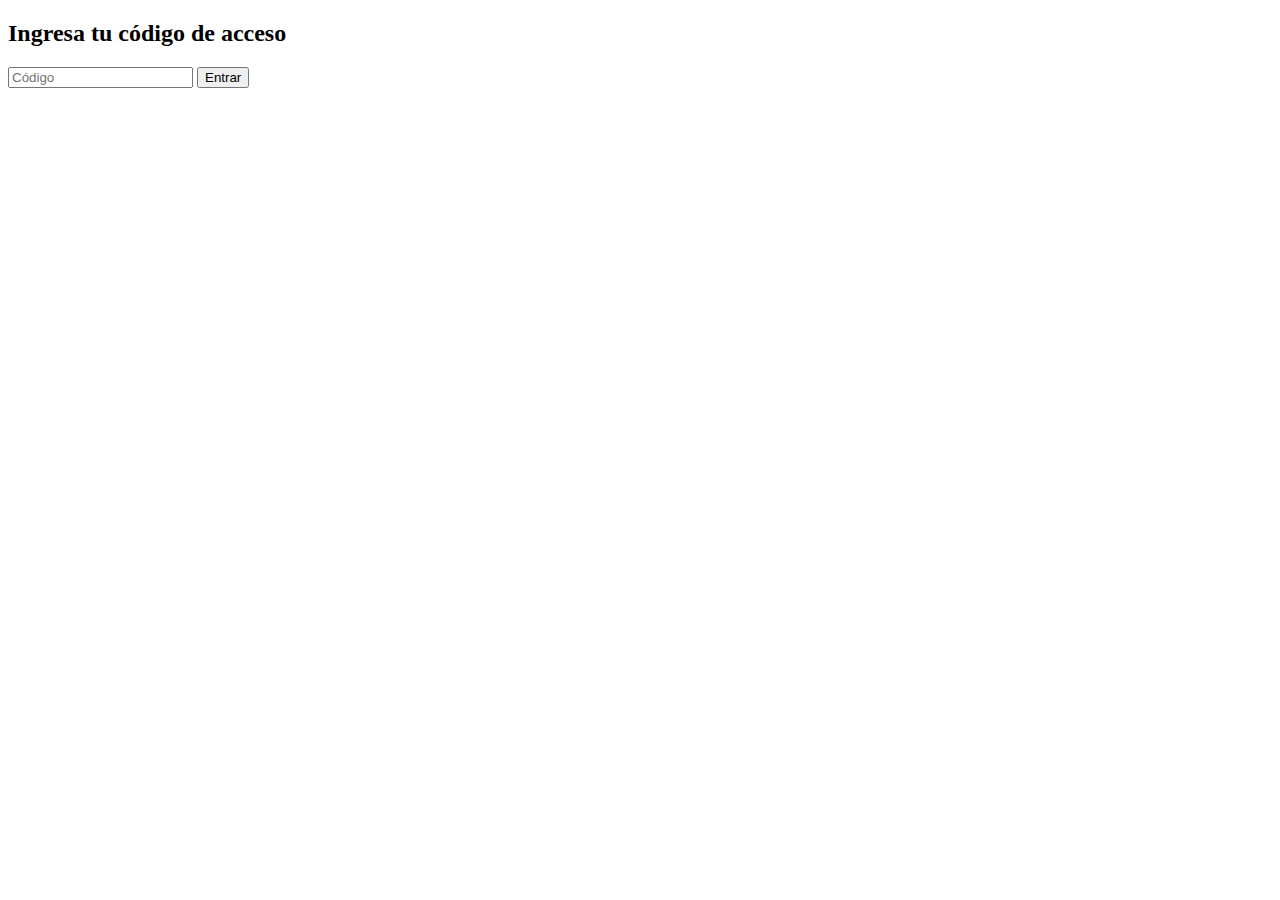
<file: acceso.html>
<!DOCTYPE html>
<html lang="es">
<head>
  <meta charset="UTF-8">
  <title>Acceso</title>
</head>
<body>
  <h2>Ingresa tu código de acceso</h2>
  <input type="password" id="codigo" placeholder="Código">
  <button onclick="verificarCodigo()">Entrar</button>

  <script src="acceso.js"></script>
</body>
</html>
</file>
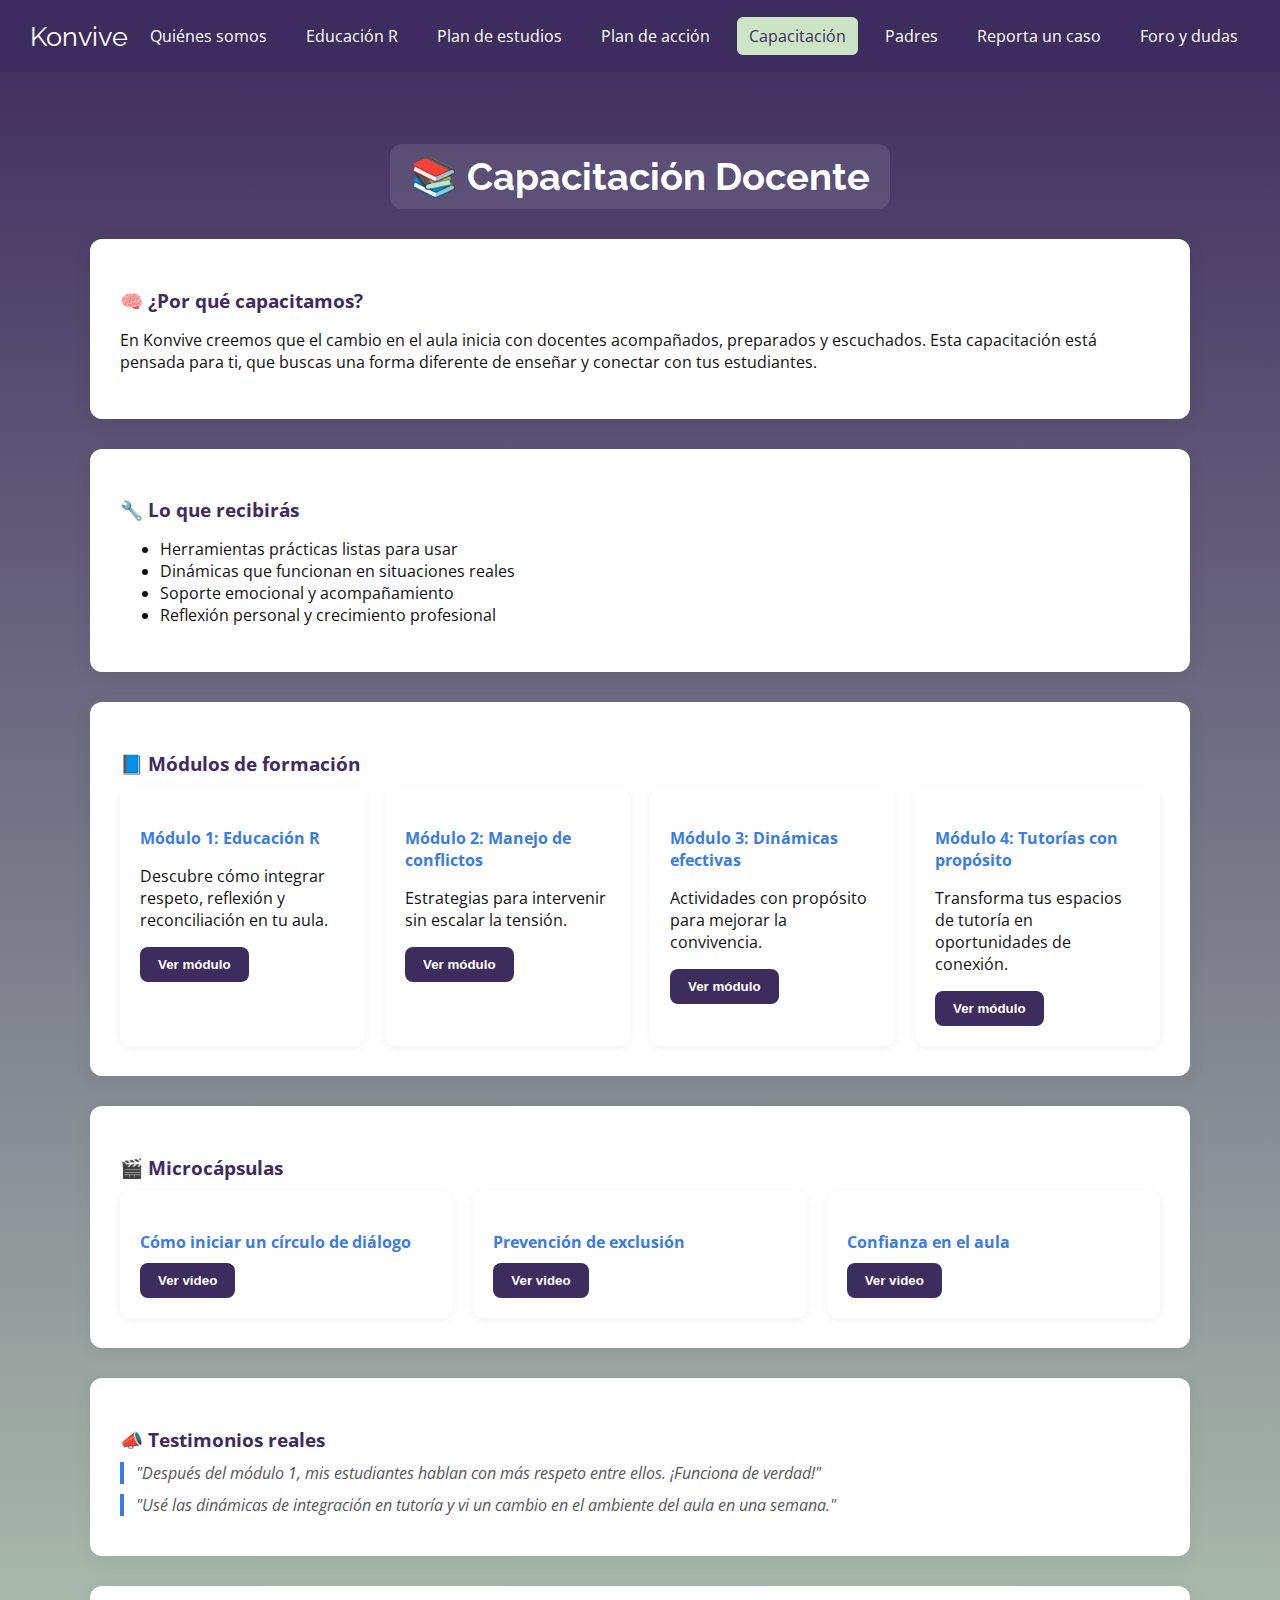
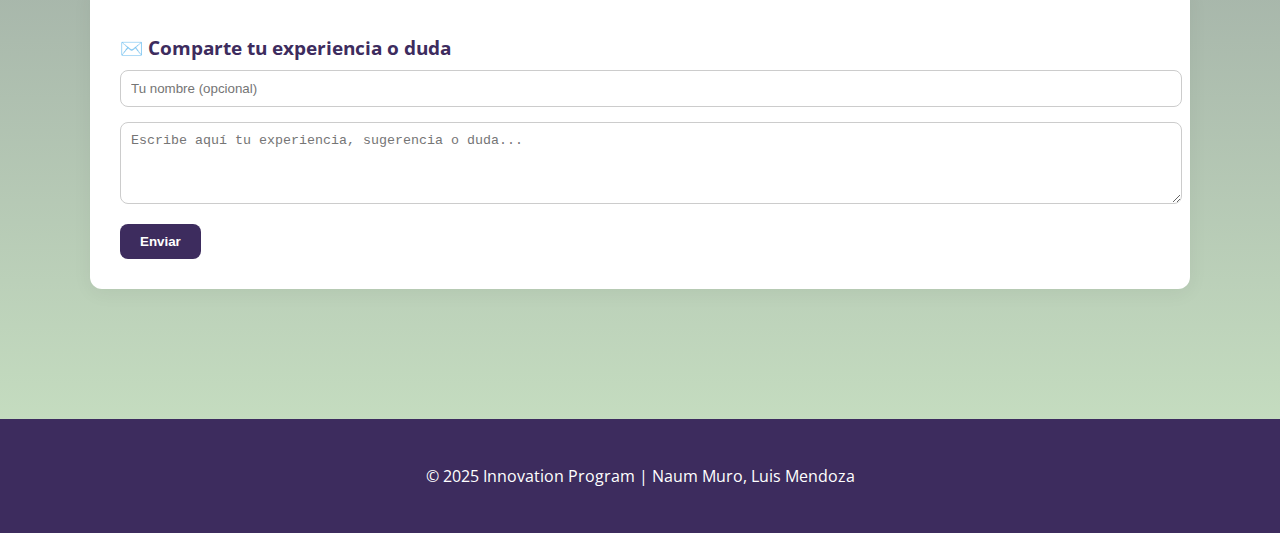
<file: capacitacion.html>
<!DOCTYPE html>
<html lang="es">
<head>
  <meta charset="UTF-8" />
  <meta name="viewport" content="width=device-width, initial-scale=1.0" />
  <title>Capacitación | Konvive</title>
  <link href="https://fonts.googleapis.com/css2?family=Raleway:wght@600&family=Open+Sans&display=swap" rel="stylesheet" />
  <style>
    :root {
      --principal: #3D2C5E;
      --fondo: linear-gradient(to bottom, #3D2C5E, #CCE6C5);
      --blanco: #ffffff;
      --acento: #3a7ce1;
      --texto: #111;
      --hover-verde: #CCE6C5;
    }

    body {
      margin: 0;
      font-family: 'Open Sans', sans-serif;
      background: var(--fondo);
      color: var(--texto);
    }

    header {
      background-color: var(--principal);
      color: white;
      padding: 20px 30px;
      display: flex;
      justify-content: space-between;
      align-items: center;
      flex-wrap: wrap;
    }

    .logo {
      font-size: 1.7rem;
      font-family: 'Raleway', sans-serif;
    }

    nav ul {
      list-style: none;
      display: flex;
      gap: 15px;
      padding: 0;
      margin: 0;
      flex-wrap: wrap;
    }

    nav li a {
      color: white;
      text-decoration: none;
      padding: 8px 12px;
      border-radius: 6px;
      transition: background 0.3s;
    }

    nav li a:hover,
    nav li a.active {
      background-color: var(--hover-verde);
      color: var(--principal);
    }

    main {
      max-width: 1100px;
      margin: auto;
      padding: 40px 20px;
    }

    h2 {
      font-family: 'Raleway', sans-serif;
      font-size: 2.4rem;
      color: var(--blanco);
      text-align: center;
      background: rgba(255, 255, 255, 0.1);
      padding: 10px 20px;
      border-radius: 12px;
      display: inline-block;
      width: fit-content;
      position: relative;
      left: 50%;
      transform: translateX(-50%);
      margin-bottom: 30px;
    }

    .bloque {
      background-color: var(--blanco);
      border-radius: 12px;
      box-shadow: 0 4px 20px rgba(0,0,0,0.05);
      padding: 30px;
      margin-bottom: 30px;
    }

    .bloque h3 {
      color: var(--principal);
      margin-bottom: 10px;
    }

    .modulos, .videos {
      display: grid;
      gap: 20px;
      grid-template-columns: repeat(auto-fit, minmax(240px, 1fr));
    }

    .modulo, .video {
      background-color: #ffffff;
      padding: 20px;
      border-radius: 12px;
      box-shadow: 0 2px 10px rgba(0,0,0,0.06);
      transition: none;
    }

    .modulo h4, .video h4 {
      color: var(--acento);
      margin-bottom: 10px;
    }

    .modulo button, .video button {
      background-color: var(--principal);
      color: white;
      padding: 10px 18px;
      border: none;
      border-radius: 8px;
      font-weight: bold;
      cursor: pointer;
      transition: background 0.3s;
    }

    .modulo button:hover, .video button:hover {
      background-color: var(--hover-verde);
      color: var(--principal);
    }

    blockquote {
      font-style: italic;
      color: #555;
      border-left: 4px solid var(--acento);
      padding-left: 12px;
      margin: 10px 0;
    }

    form textarea, form input {
      width: 100%;
      padding: 10px;
      margin-bottom: 15px;
      border-radius: 8px;
      border: 1px solid #ccc;
    }

    form button {
      background-color: var(--principal);
      color: white;
      padding: 10px 20px;
      border: none;
      border-radius: 8px;
      font-weight: bold;
      cursor: pointer;
    }

    footer {
      background-color: var(--principal);
      color: white;
      padding: 30px 20px;
      margin-top: 60px;
      text-align: center;
    }
  </style>
</head>
<body>
  <header>
    <div class="logo">Konvive</div>
    <nav>
      <ul>
        <li><a href="quienes-somos.html">Quiénes somos</a></li>
        <li><a href="educacion-r.html">Educación R</a></li>
        <li><a href="plan-estudios.html">Plan de estudios</a></li>
        <li><a href="plan-accion.html">Plan de acción</a></li>
        <li><a href="capacitacion.html" class="active">Capacitación</a></li>
        <li><a href="padres.html">Padres</a></li>
        <li><a href="reporta-caso.html">Reporta un caso</a></li>
        <li><a href="foro.html">Foro y dudas</a></li>
      </ul>
    </nav>
  </header>

  <main>
    <h2>📚 Capacitación Docente</h2>

    <div class="bloque">
      <h3>🧠 ¿Por qué capacitamos?</h3>
      <p>En Konvive creemos que el cambio en el aula inicia con docentes acompañados, preparados y escuchados. Esta capacitación está pensada para ti, que buscas una forma diferente de enseñar y conectar con tus estudiantes.</p>
    </div>

    <div class="bloque">
      <h3>🔧 Lo que recibirás</h3>
      <ul>
        <li>Herramientas prácticas listas para usar</li>
        <li>Dinámicas que funcionan en situaciones reales</li>
        <li>Soporte emocional y acompañamiento</li>
        <li>Reflexión personal y crecimiento profesional</li>
      </ul>
    </div>

    <div class="bloque">
      <h3>📘 Módulos de formación</h3>
      <div class="modulos">
        <div class="modulo">
          <h4>Módulo 1: Educación R</h4>
          <p>Descubre cómo integrar respeto, reflexión y reconciliación en tu aula.</p>
          <button>Ver módulo</button>
        </div>
        <div class="modulo">
          <h4>Módulo 2: Manejo de conflictos</h4>
          <p>Estrategias para intervenir sin escalar la tensión.</p>
          <button>Ver módulo</button>
        </div>
        <div class="modulo">
          <h4>Módulo 3: Dinámicas efectivas</h4>
          <p>Actividades con propósito para mejorar la convivencia.</p>
          <button>Ver módulo</button>
        </div>
        <div class="modulo">
          <h4>Módulo 4: Tutorías con propósito</h4>
          <p>Transforma tus espacios de tutoría en oportunidades de conexión.</p>
          <button>Ver módulo</button>
        </div>
      </div>
    </div>

    <div class="bloque">
      <h3>🎬 Microcápsulas</h3>
      <div class="videos">
        <div class="video">
          <h4>Cómo iniciar un círculo de diálogo</h4>
          <button>Ver video</button>
        </div>
        <div class="video">
          <h4>Prevención de exclusión</h4>
          <button>Ver video</button>
        </div>
        <div class="video">
          <h4>Confianza en el aula</h4>
          <button>Ver video</button>
        </div>
      </div>
    </div>

    <div class="bloque">
      <h3>📣 Testimonios reales</h3>
      <blockquote>"Después del módulo 1, mis estudiantes hablan con más respeto entre ellos. ¡Funciona de verdad!"</blockquote>
      <blockquote>"Usé las dinámicas de integración en tutoría y vi un cambio en el ambiente del aula en una semana."</blockquote>
    </div>

    <div class="bloque">
      <h3>✉️ Comparte tu experiencia o duda</h3>
      <form>
        <input type="text" placeholder="Tu nombre (opcional)" />
        <textarea rows="4" placeholder="Escribe aquí tu experiencia, sugerencia o duda..."></textarea>
        <button type="submit">Enviar</button>
      </form>
    </div>
  </main>

  <footer>
    <p>© 2025 Innovation Program | Naum Muro, Luis Mendoza</p>
  </footer>
</body>
</html>
</file>
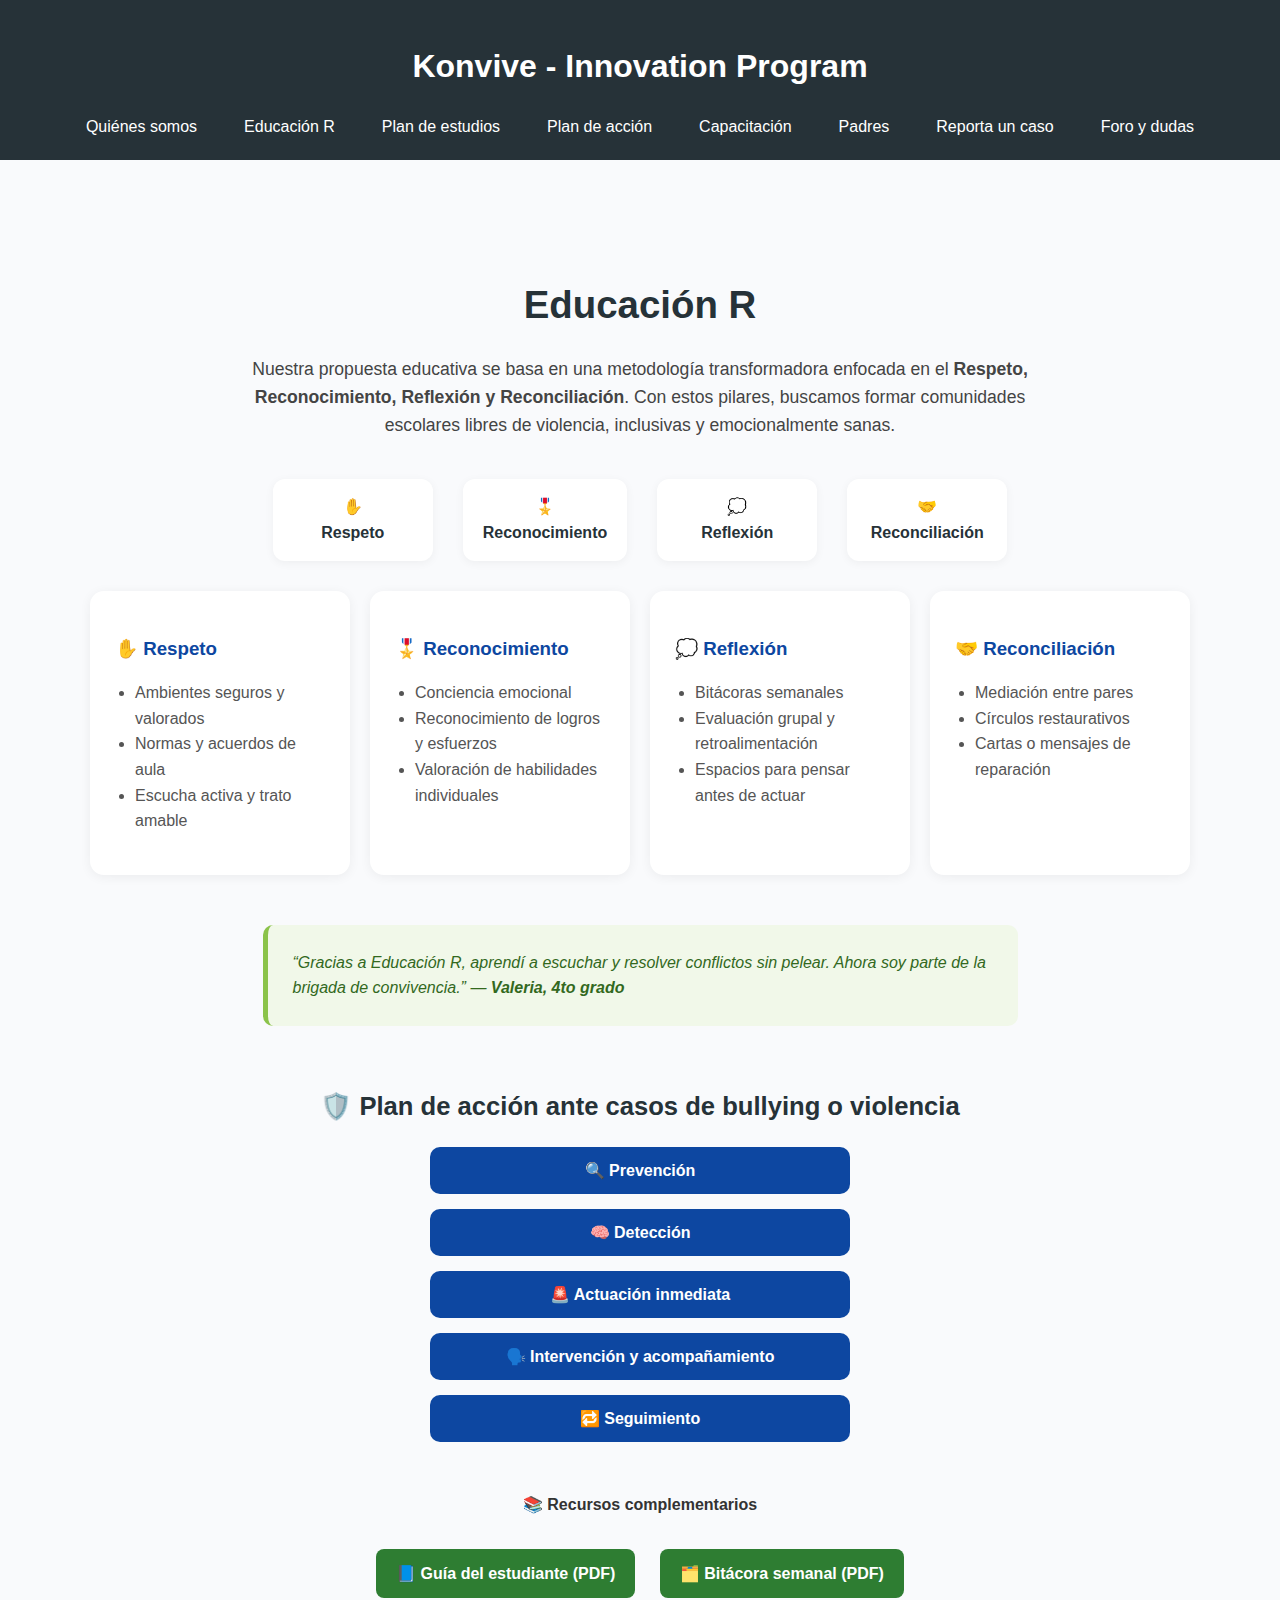
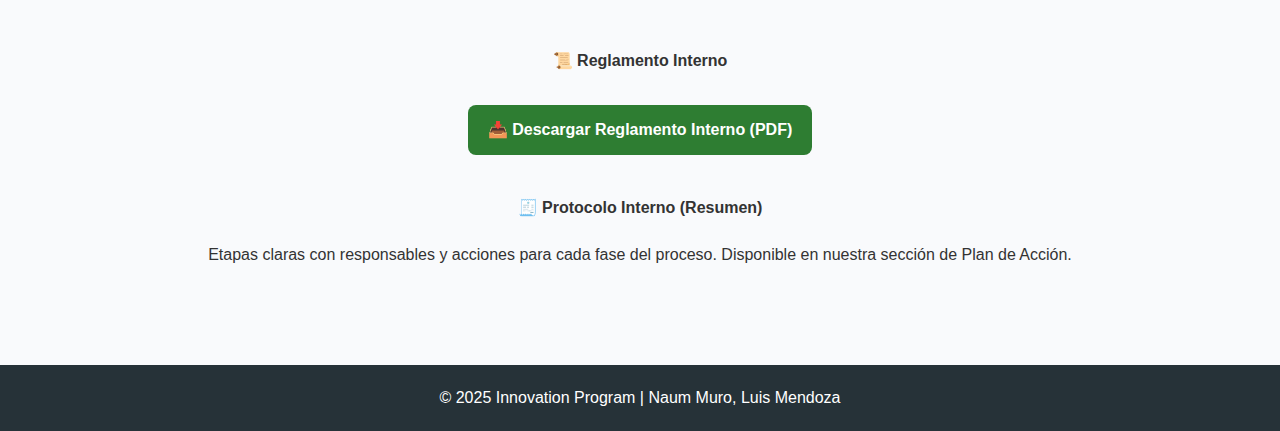
<file: educacion-r.html>
<!DOCTYPE html>
<html lang="es">
<head>
  <meta charset="UTF-8" />
  <meta name="viewport" content="width=device-width, initial-scale=1.0" />
  <title>Educación R | Konvive</title>
  <link rel="stylesheet" href="style.css" />
  <style>
    body {
      font-family: 'Segoe UI', sans-serif;
      margin: 0;
      background-color: #f9fafc;
    }

    header, footer {
      background-color: #263238;
      color: white;
      text-align: center;
      padding: 20px 0;
    }

    nav ul {
      list-style: none;
      display: flex;
      flex-wrap: wrap;
      justify-content: center;
      gap: 15px;
      padding: 0;
      margin: 0;
    }

    nav li a {
      color: white;
      text-decoration: none;
      padding: 10px 16px;
      border-radius: 6px;
      transition: background 0.3s;
    }

    nav li a:hover {
      background-color: #455a64;
    }

    .educacion-r {
      padding: 50px 20px;
      max-width: 1100px;
      margin: auto;
    }

    .educacion-r h2 {
      text-align: center;
      font-size: 2.4rem;
      margin-bottom: 20px;
      color: #263238;
    }

    .pilares-resumen {
      display: flex;
      justify-content: center;
      gap: 30px;
      margin: 30px 0;
      flex-wrap: wrap;
    }

    .pilar {
      text-align: center;
      background: #ffffff;
      padding: 15px 20px;
      border-radius: 12px;
      box-shadow: 0 2px 10px rgba(0,0,0,0.05);
      min-width: 120px;
      font-size: 1rem;
      color: #263238;
    }

    .educacion-r .intro {
      text-align: center;
      max-width: 800px;
      margin: 0 auto 40px;
      font-size: 1.1rem;
      color: #444;
    }

    .grid-ejes {
      display: grid;
      grid-template-columns: repeat(auto-fit, minmax(240px, 1fr));
      gap: 20px;
      margin-bottom: 50px;
    }

    .eje {
      background: white;
      padding: 25px;
      border-radius: 14px;
      box-shadow: 0 2px 12px rgba(0,0,0,0.06);
      transition: transform 0.3s ease;
    }

    .eje:hover {
      transform: translateY(-8px);
    }

    .eje h3 {
      color: #0d47a1;
      margin-bottom: 10px;
    }

    .eje ul {
      padding-left: 20px;
      color: #555;
    }

    .subtitulo {
      text-align: center;
      margin: 60px 0 20px;
      font-size: 1.6rem;
      color: #263238;
    }

    .acciones button {
      display: block;
      width: 100%;
      max-width: 420px;
      margin: 15px auto;
      padding: 14px;
      border: none;
      background: #0d47a1;
      color: white;
      border-radius: 10px;
      font-weight: bold;
      font-size: 1rem;
      cursor: pointer;
      transition: background 0.3s;
    }

    .acciones button:hover {
      background: #1565c0;
    }

    .accion {
      background: #ffffff;
      border-radius: 10px;
      box-shadow: 0 1px 5px rgba(0,0,0,0.05);
      max-width: 700px;
      margin: 0 auto 25px;
      padding: 20px;
      display: none;
      animation: fadeIn 0.4s ease;
      color: #333;
    }

    .extra {
      margin-top: 50px;
      text-align: center;
    }

    .btn-descarga {
      display: inline-block;
      padding: 12px 20px;
      background-color: #2e7d32;
      color: white;
      border-radius: 8px;
      text-decoration: none;
      font-weight: bold;
      margin: 10px;
      transition: background 0.3s;
    }

    .btn-descarga:hover {
      background-color: #1b5e20;
    }

    .testimonio {
      background: #f1f8e9;
      padding: 25px;
      border-left: 5px solid #8bc34a;
      margin: 40px auto;
      max-width: 700px;
      font-style: italic;
      border-radius: 10px;
      color: #33691e;
    }

    @keyframes fadeIn {
      from {opacity: 0;}
      to {opacity: 1;}
    }

    footer p {
      margin: 0;
    }
  </style>
</head>
<body>
  <header>
    <nav>
      <h1>Konvive - Innovation Program</h1>
      <ul>
        <li><a href="quienes-somos.html">Quiénes somos</a></li>
        <li><a href="educacion-r.html">Educación R</a></li>
        <li><a href="plan-estudios.html">Plan de estudios</a></li>
        <li><a href="plan-accion.html">Plan de acción</a></li>
        <li><a href="capacitacion.html">Capacitación</a></li>
        <li><a href="padres.html">Padres</a></li>
        <li><a href="reporta-caso.html">Reporta un caso</a></li>
        <li><a href="foro.html">Foro y dudas</a></li>
      </ul>
    </nav>
  </header>

  <main>
    <section class="educacion-r">
      <h2>Educación R</h2>
      <p class="intro">
        Nuestra propuesta educativa se basa en una metodología transformadora enfocada en el <strong>Respeto, Reconocimiento, Reflexión y Reconciliación</strong>. Con estos pilares, buscamos formar comunidades escolares libres de violencia, inclusivas y emocionalmente sanas.
      </p>

      <div class="pilares-resumen">
        <div class="pilar">✋<br><strong>Respeto</strong></div>
        <div class="pilar">🎖️<br><strong>Reconocimiento</strong></div>
        <div class="pilar">💭<br><strong>Reflexión</strong></div>
        <div class="pilar">🤝<br><strong>Reconciliación</strong></div>
      </div>

      <div class="grid-ejes">
        <div class="eje">
          <h3>✋ Respeto</h3>
          <ul>
            <li>Ambientes seguros y valorados</li>
            <li>Normas y acuerdos de aula</li>
            <li>Escucha activa y trato amable</li>
          </ul>
        </div>
        <div class="eje">
          <h3>🎖️ Reconocimiento</h3>
          <ul>
            <li>Conciencia emocional</li>
            <li>Reconocimiento de logros y esfuerzos</li>
            <li>Valoración de habilidades individuales</li>
          </ul>
        </div>
        <div class="eje">
          <h3>💭 Reflexión</h3>
          <ul>
            <li>Bitácoras semanales</li>
            <li>Evaluación grupal y retroalimentación</li>
            <li>Espacios para pensar antes de actuar</li>
          </ul>
        </div>
        <div class="eje">
          <h3>🤝 Reconciliación</h3>
          <ul>
            <li>Mediación entre pares</li>
            <li>Círculos restaurativos</li>
            <li>Cartas o mensajes de reparación</li>
          </ul>
        </div>
      </div>

      <div class="testimonio">
        “Gracias a Educación R, aprendí a escuchar y resolver conflictos sin pelear. Ahora soy parte de la brigada de convivencia.” — <strong>Valeria, 4to grado</strong>
      </div>

      <h3 class="subtitulo">🛡️ Plan de acción ante casos de bullying o violencia</h3>

      <div class="acciones">
        <button onclick="toggleAccion('prevencion')">🔍 Prevención</button>
        <div id="prevencion" class="accion">
          <ul>
            <li>Campañas de sensibilización</li>
            <li>Talleres sobre bullying y ciberbullying</li>
            <li>Formación de brigadas de convivencia</li>
            <li>Acuerdos de aula firmados</li>
            <li>Integración de Educación R en sesiones</li>
          </ul>
        </div>

        <button onclick="toggleAccion('deteccion')">🧠 Detección</button>
        <div id="deteccion" class="accion">
          <ul>
            <li>Detectar cambios de conducta</li>
            <li>Observar uso del celular o aislamiento</li>
            <li>Alertas por docentes, padres o alumnos</li>
          </ul>
        </div>

        <button onclick="toggleAccion('actuacion')">🚨 Actuación inmediata</button>
        <div id="actuacion" class="accion">
          <ol>
            <li>Escuchar sin juzgar</li>
            <li>Garantizar confidencialidad</li>
            <li>Notificar a tutor o psicólogo</li>
            <li>Separar al agresor si hay riesgo</li>
            <li>Aplicar protocolo del colegio</li>
          </ol>
        </div>

        <button onclick="toggleAccion('intervencion')">🗣️ Intervención y acompañamiento</button>
        <div id="intervencion" class="accion">
          <ul>
            <li>Entrevistas con ambas partes</li>
            <li>Compromisos firmados</li>
            <li>Derivación psicológica</li>
            <li>Actividades restaurativas</li>
          </ul>
        </div>

        <button onclick="toggleAccion('seguimiento')">🔁 Seguimiento</button>
        <div id="seguimiento" class="accion">
          <ul>
            <li>Evaluaciones de clima escolar</li>
            <li>Observación del agresor</li>
            <li>Refuerzo de normas</li>
          </ul>
        </div>
      </div>

      <div class="extra">
        <h4>📚 Recursos complementarios</h4>
        <a href="guia-educacion-r.pdf" class="btn-descarga">📘 Guía del estudiante (PDF)</a>
        <a href="bitacora-modelo.pdf" class="btn-descarga">🗂️ Bitácora semanal (PDF)</a>

        <h4 style="margin-top: 40px">📜 Reglamento Interno</h4>
        <a href="reglamento-interno.pdf" class="btn-descarga">📥 Descargar Reglamento Interno (PDF)</a>

        <h4 style="margin-top: 30px">🧾 Protocolo Interno (Resumen)</h4>
        <p>Etapas claras con responsables y acciones para cada fase del proceso. Disponible en nuestra sección de Plan de Acción.</p>
      </div>
    </section>
  </main>

  <footer>
    <p>© 2025 Innovation Program | Naum Muro, Luis Mendoza</p>
  </footer>

  <script>
    function toggleAccion(id) {
      const elem = document.getElementById(id);
      elem.style.display = (elem.style.display === "block") ? "none" : "block";
    }
  </script>
</body>
</html>
</file>
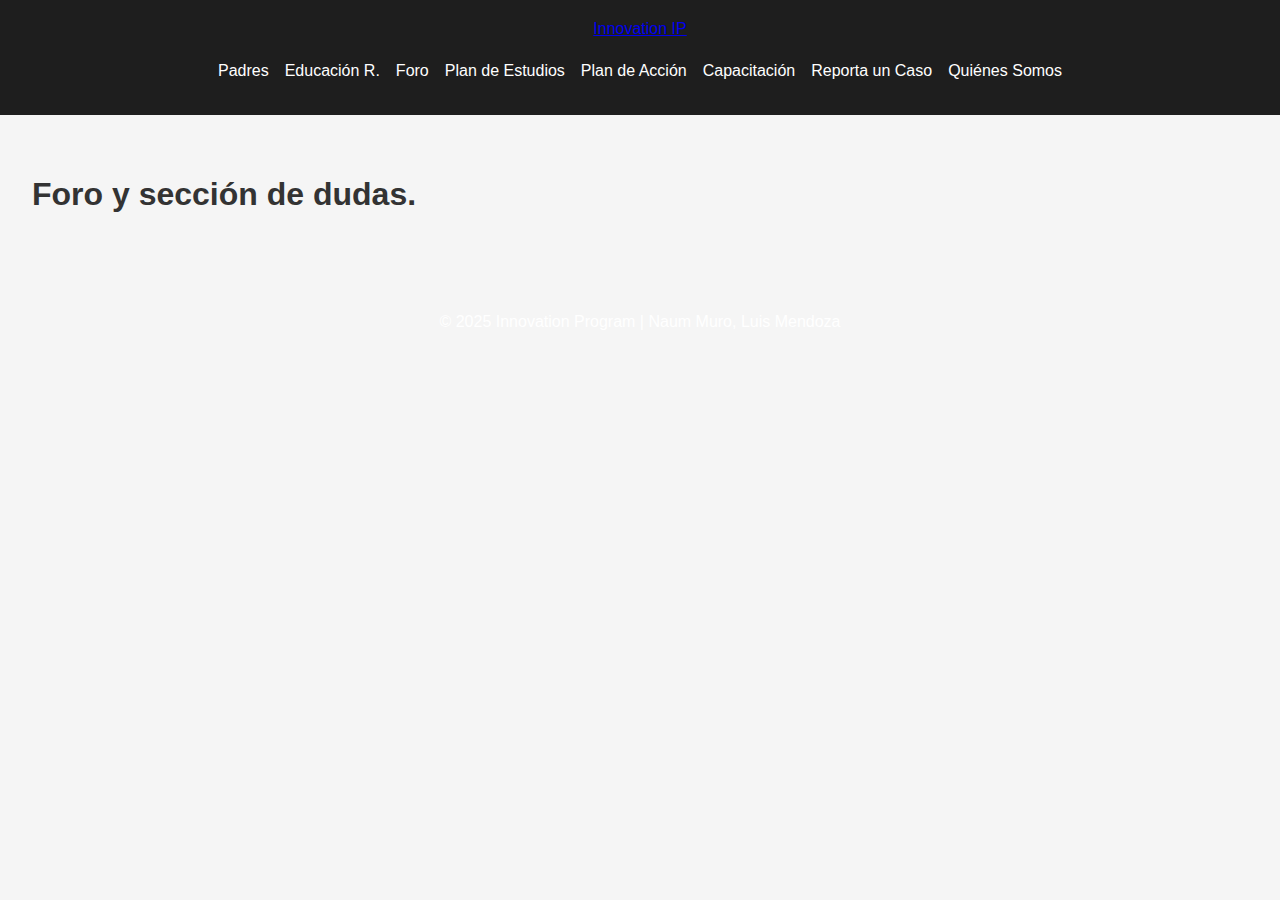
<file: foro.html>
<!DOCTYPE html>
<html lang="es">
<head>
  <meta charset="UTF-8" />
  <meta name="viewport" content="width=device-width, initial-scale=1.0" />
  <title>Foro</title>
  <link rel="stylesheet" href="style.css" />
</head>
<body>
  <header>
    <nav class="navbar">
      <a href="index.html" class="nav-logo">Innovation IP</a>
      <ul class="nav-links">
        <li><a href="padres.html">Padres</a></li>
        <li><a href="educacion.html">Educación R.</a></li>
        <li><a href="foro.html">Foro</a></li>
        <li><a href="plan-estudios.html">Plan de Estudios</a></li>
        <li><a href="plan-accion.html">Plan de Acción</a></li>
        <li><a href="capacitacion.html">Capacitación</a></li>
        <li><a href="reporta.html">Reporta un Caso</a></li>
        <li><a href="quienes-somos.html">Quiénes Somos</a></li>
      </ul>
    </nav>
  </header>
  <main>
    <section class="content">
<h1>Foro y sección de dudas.</h1>
    </section>
  </main>
  <footer style="text-align:center; padding: 20px; background-color: #f5f5f5;">
  <p>© 2025 Innovation Program | Naum Muro, Luis Mendoza</p>
</footer>
</body>
</html>
</file>
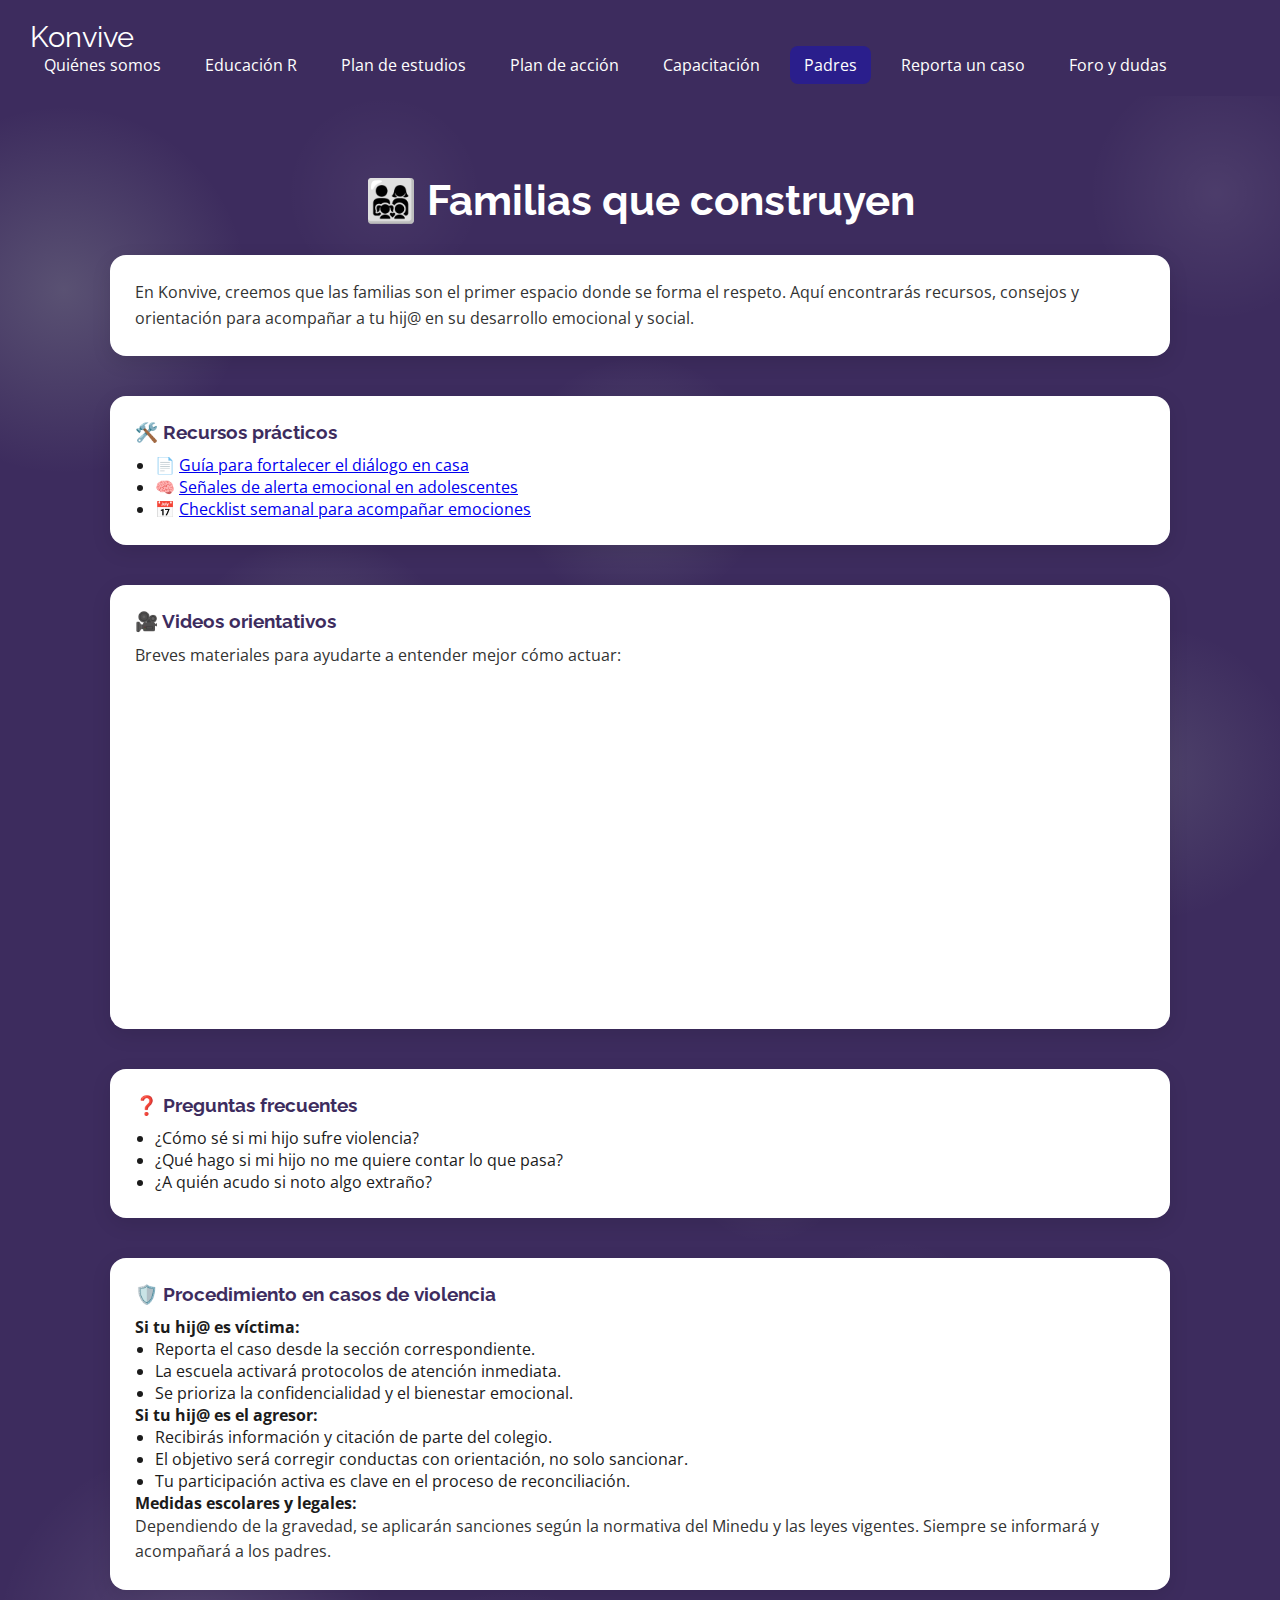
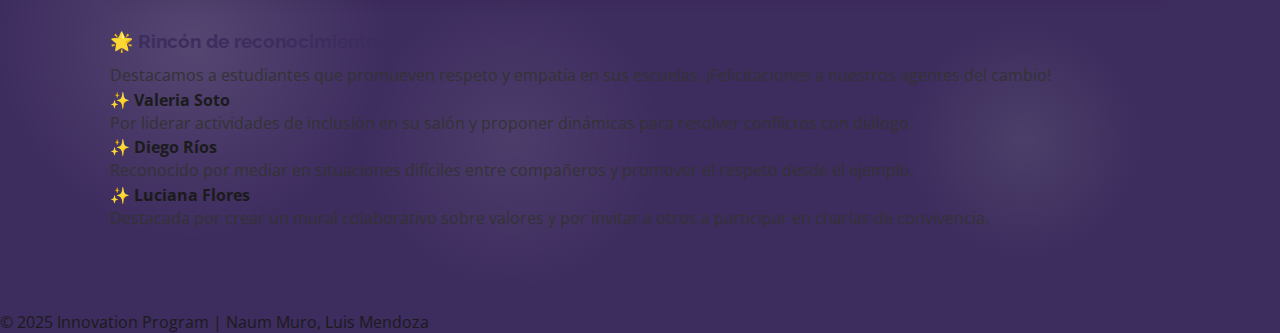
<file: padres.html>
<!DOCTYPE html>
<html lang="es">
<head>
  <meta charset="UTF-8" />
  <meta name="viewport" content="width=device-width, initial-scale=1.0" />
  <title>Padres | Konvive</title>

  <link href="https://fonts.googleapis.com/css2?family=Raleway:wght@600&family=Open+Sans&display=swap" rel="stylesheet" />
  <style>
    @font-face {
      font-family: 'CrogDemo';
      src: url('fonts/crog-demo.otf') format('opentype');
    }

    :root {
      --principal: #3D2C5E;
      --acento: #CCE6C5;
      --claro: #ffffff;
      --texto: #1b1b1b;
    }

    * {
      margin: 0;
      padding: 0;
      box-sizing: border-box;
    }

    body {
      font-family: 'Open Sans', sans-serif;
      background-color: #3D2C5E;
      background-image:
        radial-gradient(circle at 5% 15%, rgba(204, 230, 197, 0.2), transparent 9%),
        radial-gradient(circle at 15% 85%, rgba(255, 255, 255, 0.12), transparent 10%),
        radial-gradient(circle at 25% 35%, rgba(204, 230, 197, 0.18), transparent 9%),
        radial-gradient(circle at 40% 90%, rgba(255, 255, 255, 0.08), transparent 8%),
        radial-gradient(circle at 50% 25%, rgba(204, 230, 197, 0.15), transparent 8%),
        radial-gradient(circle at 70% 70%, rgba(255, 255, 255, 0.07), transparent 7%),
        radial-gradient(circle at 90% 40%, rgba(204, 230, 197, 0.12), transparent 9%),
        radial-gradient(circle at 95% 10%, rgba(255, 255, 255, 0.08), transparent 6%),
        radial-gradient(circle at 30% 10%, rgba(255, 255, 255, 0.05), transparent 5%),
        radial-gradient(circle at 80% 90%, rgba(204, 230, 197, 0.1), transparent 6%),
        radial-gradient(circle at 60% 60%, rgba(255, 255, 255, 0.08), transparent 6%);
      background-size: cover;
      background-repeat: no-repeat;
      color: var(--texto);
    }

    header {
      background-color: var(--principal);
      color: white;
      padding: 20px 30px;
      display: flex;
      justify-content: space-between;
      align-items: center;
      flex-wrap: wrap;
    }

    .logo {
      font-size: 1.8rem;
      font-family: 'Raleway', sans-serif;
    }

    nav ul {
      list-style: none;
      display: flex;
      gap: 16px;
      padding: 0;
      margin: 0;
      flex-wrap: wrap;
    }

    nav li a {
      color: white;
      text-decoration: none;
      padding: 8px 14px;
      border-radius: 8px;
      transition: background 0.3s;
    }

    nav li a:hover,
    nav li a.active {
      background-color: #2a1e8c;
    }

    main {
      max-width: 1100px;
      margin: 60px auto;
      padding: 20px;
    }

    h2 {
      color: var(--claro);
      font-size: 2.6rem;
      margin-bottom: 30px;
      text-align: center;
      font-family: 'Raleway', sans-serif;
    }

    h3 {
      font-family: 'Raleway', sans-serif;
      color: var(--principal);
      margin-bottom: 10px;
    }

    p {
      color: #333;
      line-height: 1.6;
    }

    .bloque {
      background-color: var(--claro);
      padding: 25px;
      border-radius: 16px;
      box-shadow: 0 6px 20px rgba(0,0,0,0.1);
      margin-bottom: 40px;
    }

    iframe {
      width: 100%;
      height: 315px;
      border-radius: 10px;
      border: none;
      margin-top: 15px;
    }

    ul {
      padding-left: 20px;
    }
  </style>
</head>
<body>
  <header>
    <div class="logo">Konvive</div>
    <nav>
      <ul>
        <li><a href="quienes-somos.html">Quiénes somos</a></li>
        <li><a href="educacion-r.html">Educación R</a></li>
        <li><a href="plan-estudios.html">Plan de estudios</a></li>
        <li><a href="plan-accion.html">Plan de acción</a></li>
        <li><a href="capacitacion.html">Capacitación</a></li>
        <li><a href="padres.html" class="active">Padres</a></li>
        <li><a href="reporta-caso.html">Reporta un caso</a></li>
        <li><a href="foro.html">Foro y dudas</a></li>
      </ul>
    </nav>
  </header>

  <main>
    <h2>👨‍👩‍👧‍👦 Familias que construyen</h2>

    <div class="bloque">
      <p>En Konvive, creemos que las familias son el primer espacio donde se forma el respeto. Aquí encontrarás recursos, consejos y orientación para acompañar a tu hij@ en su desarrollo emocional y social.</p>
    </div>

    <div class="bloque">
      <h3>🛠️ Recursos prácticos</h3>
      <ul>
        <li>📄 <a href="#">Guía para fortalecer el diálogo en casa</a></li>
        <li>🧠 <a href="#">Señales de alerta emocional en adolescentes</a></li>
        <li>📅 <a href="#">Checklist semanal para acompañar emociones</a></li>
      </ul>
    </div>

    <div class="bloque">
      <h3>🎥 Videos orientativos</h3>
      <p>Breves materiales para ayudarte a entender mejor cómo actuar:</p>
      <iframe src="https://www.youtube.com/embed/jkHIyC3EjLg" allowfullscreen></iframe>
    </div>

    <div class="bloque">
      <h3>❓ Preguntas frecuentes</h3>
      <ul>
        <li>¿Cómo sé si mi hijo sufre violencia?</li>
        <li>¿Qué hago si mi hijo no me quiere contar lo que pasa?</li>
        <li>¿A quién acudo si noto algo extraño?</li>
      </ul>
    </div>
    <div class="bloque procedimiento">
      <h3>🛡️ Procedimiento en casos de violencia</h3>
      <h4>Si tu hij@ es víctima:</h4>
      <ul>
        <li>Reporta el caso desde la sección correspondiente.</li>
        <li>La escuela activará protocolos de atención inmediata.</li>
        <li>Se prioriza la confidencialidad y el bienestar emocional.</li>
      </ul>
      <h4>Si tu hij@ es el agresor:</h4>
      <ul>
        <li>Recibirás información y citación de parte del colegio.</li>
        <li>El objetivo será corregir conductas con orientación, no solo sancionar.</li>
        <li>Tu participación activa es clave en el proceso de reconciliación.</li>
      </ul>
      <h4>Medidas escolares y legales:</h4>
      <p>Dependiendo de la gravedad, se aplicarán sanciones según la normativa del Minedu y las leyes vigentes. Siempre se informará y acompañará a los padres.</p>
    </div>

    <div class="reconocimiento">
      <h3>🌟 Rincón de reconocimiento</h3>
      <p>Destacamos a estudiantes que promueven respeto y empatía en sus escuelas. ¡Felicitaciones a nuestros agentes del cambio!</p>
      <div class="tarjetas">
        <div class="tarjeta">
          <h4>✨ Valeria Soto</h4>
          <p>Por liderar actividades de inclusión en su salón y proponer dinámicas para resolver conflictos con diálogo.</p>
        </div>
        <div class="tarjeta">
          <h4>✨ Diego Ríos</h4>
          <p>Reconocido por mediar en situaciones difíciles entre compañeros y promover el respeto desde el ejemplo.</p>
        </div>
        <div class="tarjeta">
          <h4>✨ Luciana Flores</h4>
          <p>Destacada por crear un mural colaborativo sobre valores y por invitar a otros a participar en charlas de convivencia.</p>
        </div>
      </div>
    </div>

  </main>

  <footer>
    © 2025 Innovation Program | Naum Muro, Luis Mendoza
  </footer>
</body>
</html>
</file>
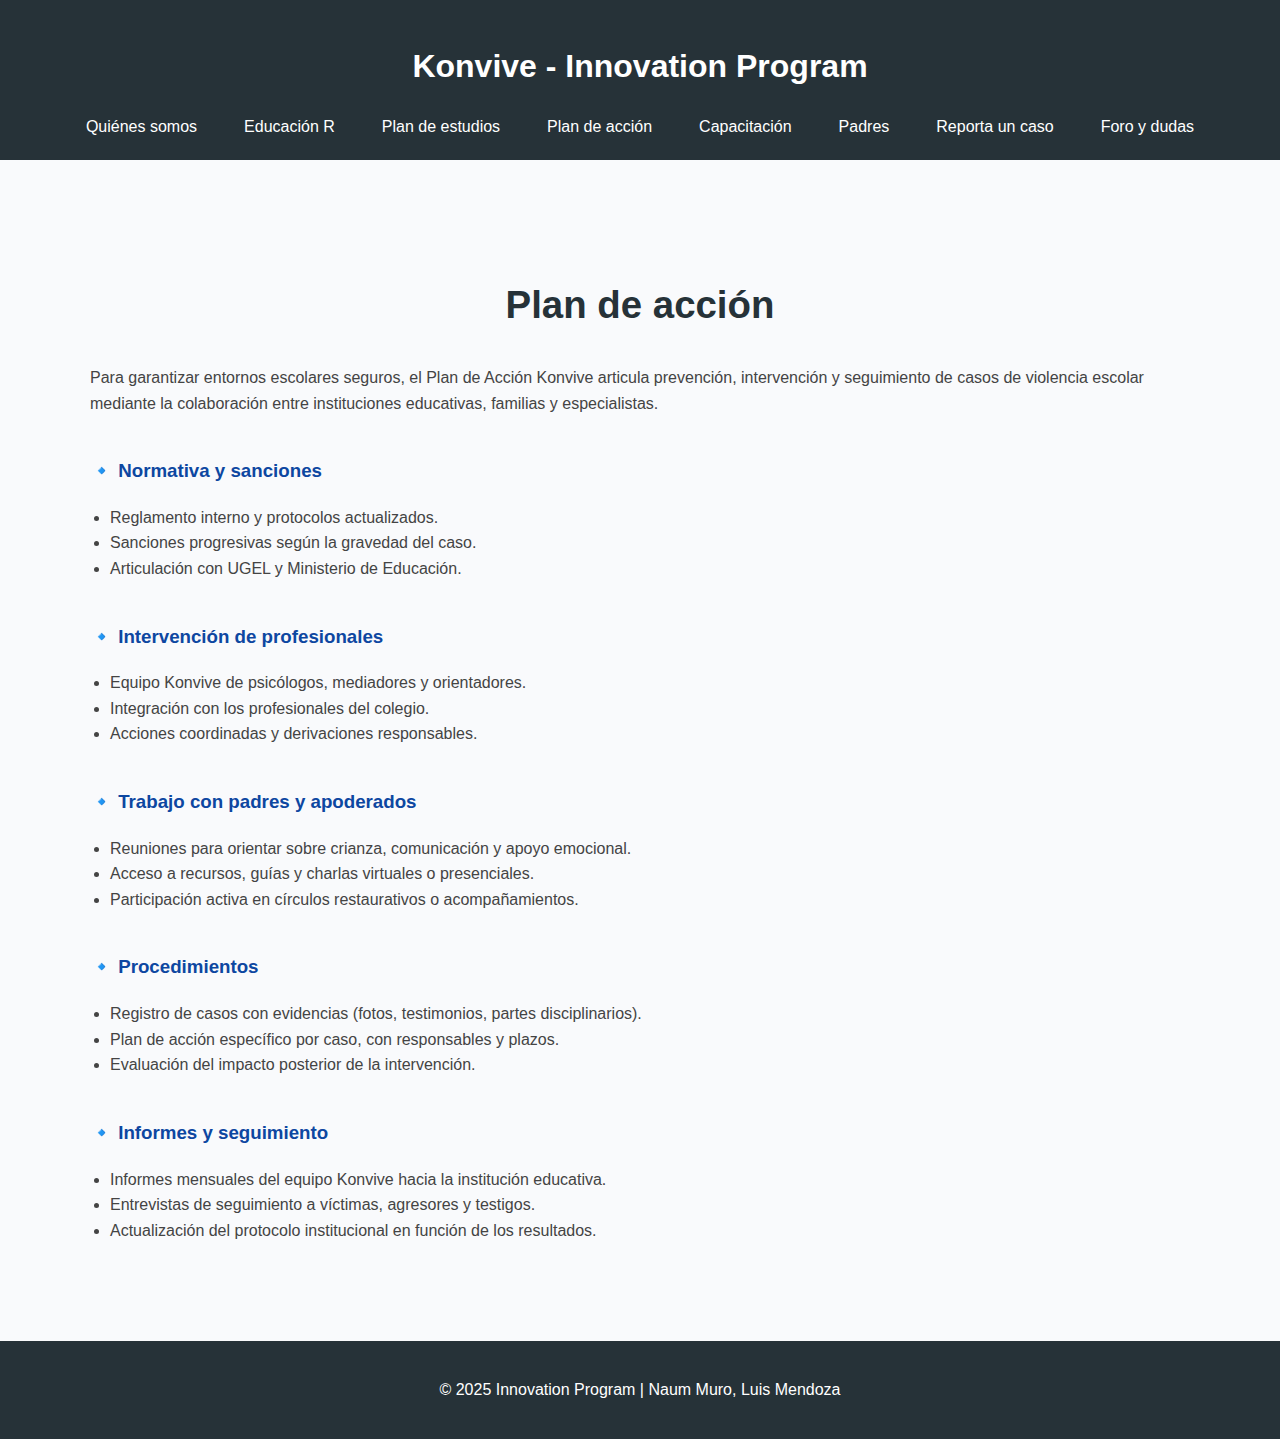
<file: plan-accion.html>
<!DOCTYPE html>
<html lang="es">
<head>
  <meta charset="UTF-8" />
  <meta name="viewport" content="width=device-width, initial-scale=1.0" />
  <title>Plan de acción | Konvive</title>
  <link rel="stylesheet" href="style.css" />
  <style>
    body {
      font-family: 'Segoe UI', sans-serif;
      margin: 0;
      background-color: #f9fafc;
    }

    header, footer {
      background-color: #263238;
      color: white;
      text-align: center;
      padding: 20px 0;
    }

    nav ul {
      list-style: none;
      display: flex;
      flex-wrap: wrap;
      justify-content: center;
      gap: 15px;
      padding: 0;
      margin: 0;
    }

    nav li a {
      color: white;
      text-decoration: none;
      padding: 10px 16px;
      border-radius: 6px;
      transition: background 0.3s;
    }

    nav li a:hover {
      background-color: #455a64;
    }

    .contenedor-plan {
      padding: 50px 20px;
      max-width: 1100px;
      margin: auto;
    }

    .contenedor-plan h2 {
      text-align: center;
      font-size: 2.4rem;
      margin-bottom: 30px;
      color: #263238;
    }

    .contenedor-plan p, .contenedor-plan ul, .contenedor-plan h3 {
      color: #444;
      line-height: 1.6;
    }

    .contenedor-plan h3 {
      margin-top: 40px;
      color: #0d47a1;
    }

    ul {
      padding-left: 20px;
    }
  </style>
</head>
<body>
  <header>
    <nav>
      <h1>Konvive - Innovation Program</h1>
      <ul>
        <li><a href="quienes-somos.html">Quiénes somos</a></li>
        <li><a href="educacion-r.html">Educación R</a></li>
        <li><a href="plan-estudios.html">Plan de estudios</a></li>
        <li><a href="plan-accion.html">Plan de acción</a></li>
        <li><a href="capacitacion.html">Capacitación</a></li>
        <li><a href="padres.html">Padres</a></li>
        <li><a href="reporta-caso.html">Reporta un caso</a></li>
        <li><a href="foro.html">Foro y dudas</a></li>
      </ul>
    </nav>
  </header>

  <main>
    <section class="contenedor-plan">
      <h2>Plan de acción</h2>
      <p>Para garantizar entornos escolares seguros, el Plan de Acción Konvive articula prevención, intervención y seguimiento de casos de violencia escolar mediante la colaboración entre instituciones educativas, familias y especialistas.</p>

      <h3>🔹 Normativa y sanciones</h3>
      <ul>
        <li>Reglamento interno y protocolos actualizados.</li>
        <li>Sanciones progresivas según la gravedad del caso.</li>
        <li>Articulación con UGEL y Ministerio de Educación.</li>
      </ul>

      <h3>🔹 Intervención de profesionales</h3>
      <ul>
        <li>Equipo Konvive de psicólogos, mediadores y orientadores.</li>
        <li>Integración con los profesionales del colegio.</li>
        <li>Acciones coordinadas y derivaciones responsables.</li>
      </ul>

      <h3>🔹 Trabajo con padres y apoderados</h3>
      <ul>
        <li>Reuniones para orientar sobre crianza, comunicación y apoyo emocional.</li>
        <li>Acceso a recursos, guías y charlas virtuales o presenciales.</li>
        <li>Participación activa en círculos restaurativos o acompañamientos.</li>
      </ul>

      <h3>🔹 Procedimientos</h3>
      <ul>
        <li>Registro de casos con evidencias (fotos, testimonios, partes disciplinarios).</li>
        <li>Plan de acción específico por caso, con responsables y plazos.</li>
        <li>Evaluación del impacto posterior de la intervención.</li>
      </ul>

      <h3>🔹 Informes y seguimiento</h3>
      <ul>
        <li>Informes mensuales del equipo Konvive hacia la institución educativa.</li>
        <li>Entrevistas de seguimiento a víctimas, agresores y testigos.</li>
        <li>Actualización del protocolo institucional en función de los resultados.</li>
      </ul>
    </section>
  </main>

  <footer>
    <p>© 2025 Innovation Program | Naum Muro, Luis Mendoza</p>
  </footer>
</body>
</html>
</file>
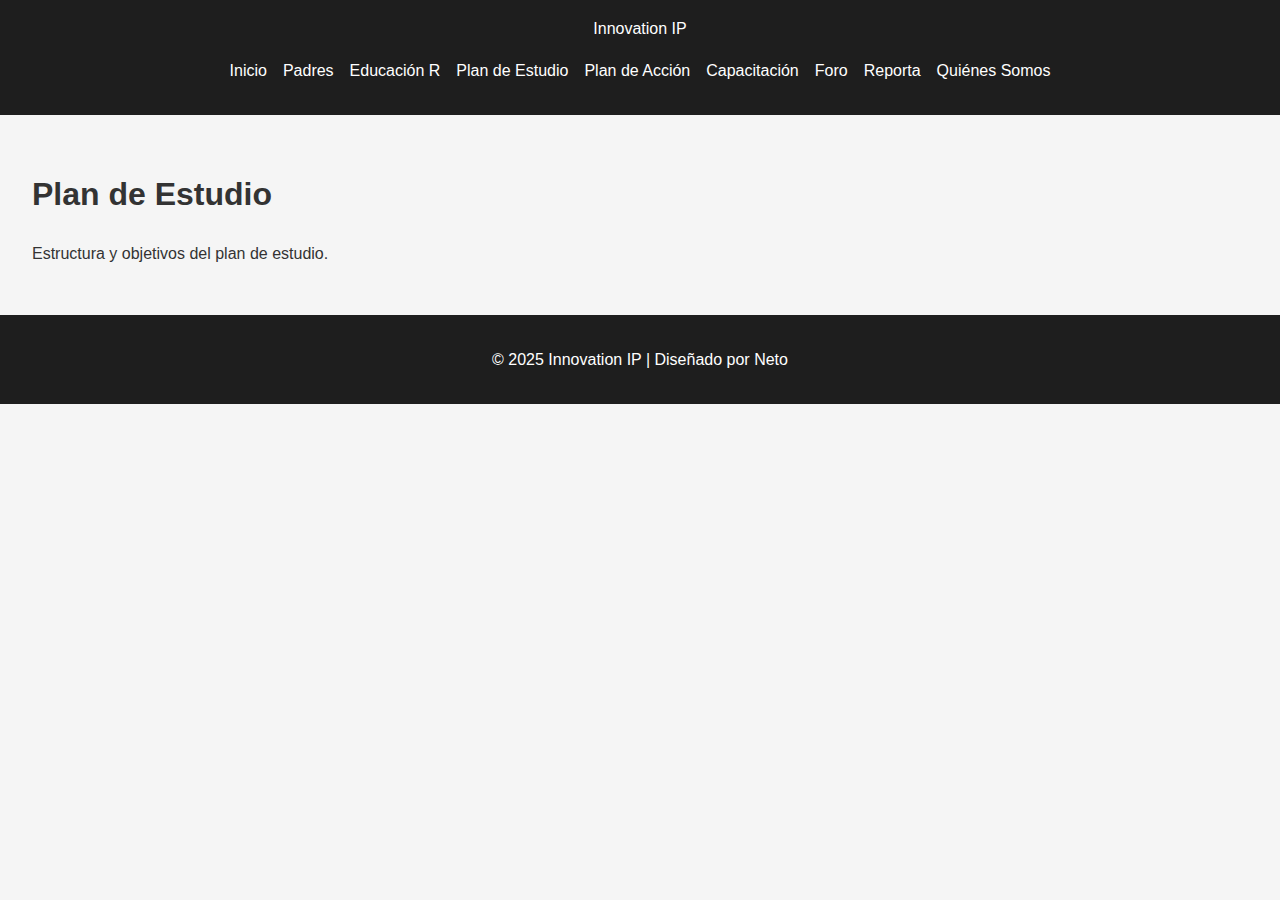
<file: plan-estudio.html>
<!DOCTYPE html>
<html lang="es">
<head>
  <meta charset="UTF-8" />
  <meta name="viewport" content="width=device-width, initial-scale=1.0"/>
  <title>Plan de Estudio</title>
  <link rel="stylesheet" href="style.css"/>
</head>
<body>
  <header>
    <div class="logo">Innovation IP</div>
    <nav>
      <ul>
        <li><a href="index.html">Inicio</a></li>
        <li><a href="padres.html">Padres</a></li>
        <li><a href="educacion.html">Educación R</a></li>
        <li><a href="plan-estudio.html">Plan de Estudio</a></li>
        <li><a href="plan-accion.html">Plan de Acción</a></li>
        <li><a href="capacitacion.html">Capacitación</a></li>
        <li><a href="foro.html">Foro</a></li>
        <li><a href="reporta.html">Reporta</a></li>
        <li><a href="quienes-somos.html">Quiénes Somos</a></li>
      </ul>
    </nav>
  </header>

  <main>
    <section class="content">
      <h1>Plan de Estudio</h1>
      <p>Estructura y objetivos del plan de estudio.</p>
    </section>
  </main>

  <footer>
    <p>&copy; 2025 Innovation IP | Diseñado por Neto</p>
  </footer>
</body>
</html>
</file>
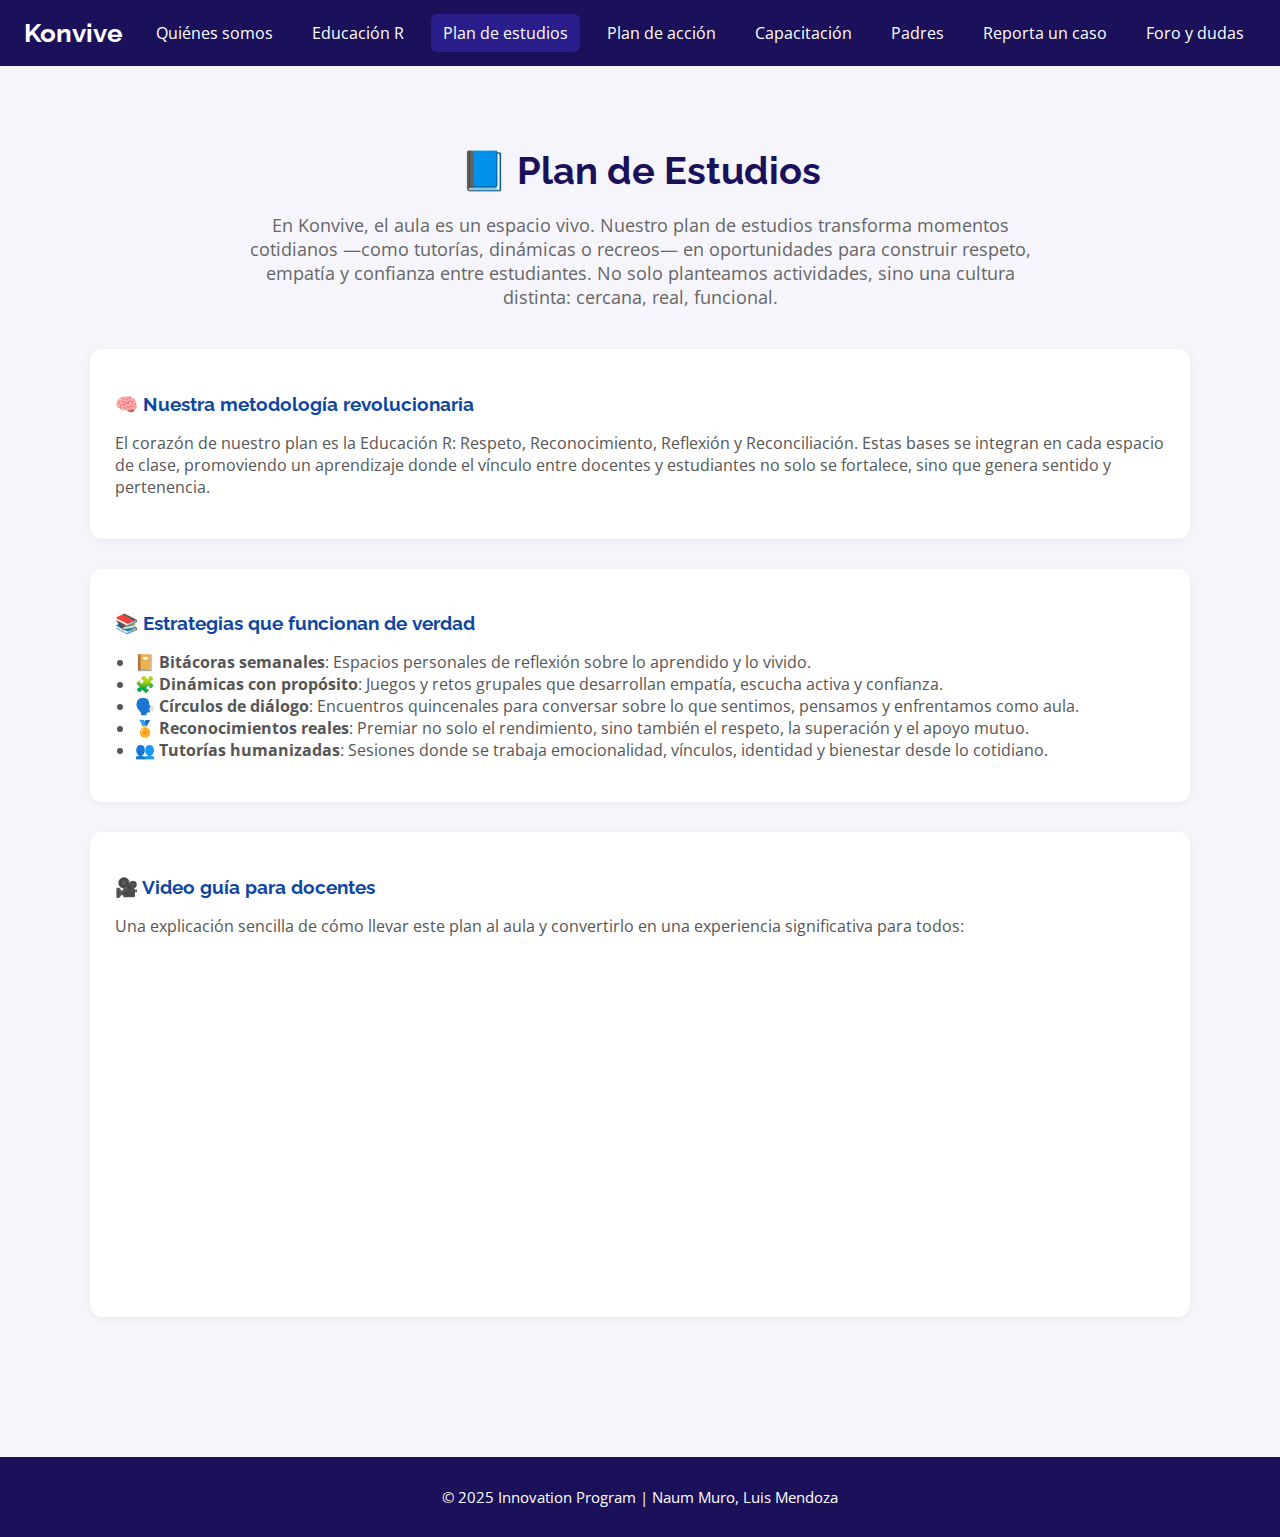
<file: plan-estudios.html>
<!DOCTYPE html>
<html lang="es">
<head>
  <meta charset="UTF-8" />
  <meta name="viewport" content="width=device-width, initial-scale=1.0" />
  <title>Plan de estudios | Konvive</title>
  <link href="https://fonts.googleapis.com/css2?family=Raleway:wght@600;700&family=Open+Sans&display=swap" rel="stylesheet" />
  <style>
    :root {
      --principal: #1b105a;
      --fondo: #f6f5fc;
      --blanco: #fff;
      --gris: #666;
      --hover: #2a1e8c;
    }

    body {
      margin: 0;
      font-family: 'Open Sans', sans-serif;
      background-color: var(--fondo);
    }

    /* HEADER */
    header {
      background-color: var(--principal);
      color: white;
      padding: 18px 24px;
      display: flex;
      justify-content: space-between;
      align-items: center;
      flex-wrap: wrap;
    }

    .logo {
      font-size: 1.6rem;
      font-family: 'Raleway', sans-serif;
      font-weight: bold;
    }

    .menu-icon {
      display: none;
      font-size: 28px;
      cursor: pointer;
    }

    nav {
      position: relative;
    }

    nav ul {
      list-style: none;
      display: flex;
      gap: 15px;
      padding: 0;
      margin: 0;
    }

    nav li a {
      color: white;
      text-decoration: none;
      padding: 8px 12px;
      border-radius: 6px;
      transition: background 0.3s ease;
    }

    nav li a:hover,
    nav li a.active {
      background-color: var(--hover);
    }

    @media (max-width: 768px) {
      .menu-icon {
        display: block;
      }

      nav ul {
        display: none;
        flex-direction: column;
        position: absolute;
        top: 60px;
        right: 0;
        background-color: var(--principal);
        width: 100vw;
        padding: 20px;
        z-index: 100;
      }

      nav ul.show {
        display: flex;
      }
    }

    /* MAIN */
    main {
      padding: 50px 20px;
      max-width: 1100px;
      margin: auto;
    }

    h2 {
      font-family: 'Raleway', sans-serif;
      text-align: center;
      font-size: 2.4rem;
      color: var(--principal);
      margin-bottom: 20px;
    }

    .intro {
      text-align: center;
      max-width: 800px;
      margin: 0 auto 40px;
      font-size: 1.1rem;
      color: var(--gris);
    }

    .bloque {
      background: var(--blanco);
      border-radius: 12px;
      box-shadow: 0 2px 8px rgba(0,0,0,0.05);
      padding: 25px;
      margin-bottom: 30px;
    }

    .bloque h3 {
      color: #0d47a1;
      margin-bottom: 10px;
      font-family: 'Raleway', sans-serif;
    }

    .bloque p, .bloque ul {
      color: #555;
      font-size: 1rem;
    }

    .bloque ul {
      padding-left: 20px;
    }

    iframe {
      display: block;
      margin: 20px auto;
      max-width: 100%;
      border: none;
      border-radius: 10px;
    }

    footer {
      background-color: var(--principal);
      color: white;
      padding: 30px 20px;
      margin-top: 60px;
      text-align: center;
      font-size: 0.95rem;
    }
  </style>
</head>
<body>

  <!-- HEADER -->
  <header>
    <div class="logo">Konvive</div>
    <div class="menu-icon" onclick="toggleMenu()">☰</div>
    <nav>
      <ul id="menu">
        <li><a href="quienes-somos.html">Quiénes somos</a></li>
        <li><a href="educacion-r.html">Educación R</a></li>
        <li><a href="plan-estudios.html" class="active">Plan de estudios</a></li>
        <li><a href="plan-accion.html">Plan de acción</a></li>
        <li><a href="capacitacion.html">Capacitación</a></li>
        <li><a href="padres.html">Padres</a></li>
        <li><a href="reporta-caso.html">Reporta un caso</a></li>
        <li><a href="foro.html">Foro y dudas</a></li>
      </ul>
    </nav>
  </header>

  <main>
    <h2>📘 Plan de Estudios</h2>
    <p class="intro">
      En Konvive, el aula es un espacio vivo. Nuestro plan de estudios transforma momentos cotidianos —como tutorías, dinámicas o recreos— en oportunidades para construir respeto, empatía y confianza entre estudiantes. No solo planteamos actividades, sino una cultura distinta: cercana, real, funcional.
    </p>

    <div class="bloque">
      <h3>🧠 Nuestra metodología revolucionaria</h3>
      <p>
        El corazón de nuestro plan es la Educación R: Respeto, Reconocimiento, Reflexión y Reconciliación. Estas bases se integran en cada espacio de clase, promoviendo un aprendizaje donde el vínculo entre docentes y estudiantes no solo se fortalece, sino que genera sentido y pertenencia.
      </p>
    </div>

    <div class="bloque">
      <h3>📚 Estrategias que funcionan de verdad</h3>
      <ul>
        <li>📔 <strong>Bitácoras semanales</strong>: Espacios personales de reflexión sobre lo aprendido y lo vivido.</li>
        <li>🧩 <strong>Dinámicas con propósito</strong>: Juegos y retos grupales que desarrollan empatía, escucha activa y confianza.</li>
        <li>🗣️ <strong>Círculos de diálogo</strong>: Encuentros quincenales para conversar sobre lo que sentimos, pensamos y enfrentamos como aula.</li>
        <li>🏅 <strong>Reconocimientos reales</strong>: Premiar no solo el rendimiento, sino también el respeto, la superación y el apoyo mutuo.</li>
        <li>👥 <strong>Tutorías humanizadas</strong>: Sesiones donde se trabaja emocionalidad, vínculos, identidad y bienestar desde lo cotidiano.</li>
      </ul>
    </div>

    <div class="bloque">
      <h3>🎥 Video guía para docentes</h3>
      <p>Una explicación sencilla de cómo llevar este plan al aula y convertirlo en una experiencia significativa para todos:</p>
      <iframe width="560" height="315" src="https://www.youtube.com/embed/jkHIyC3EjLg" allowfullscreen></iframe>
    </div>
  </main>

  <footer>
    © 2025 Innovation Program | Naum Muro, Luis Mendoza
  </footer>

  <script>
    function toggleMenu() {
      document.getElementById("menu").classList.toggle("show");
    }
  </script>
</body>
</html>
</file>
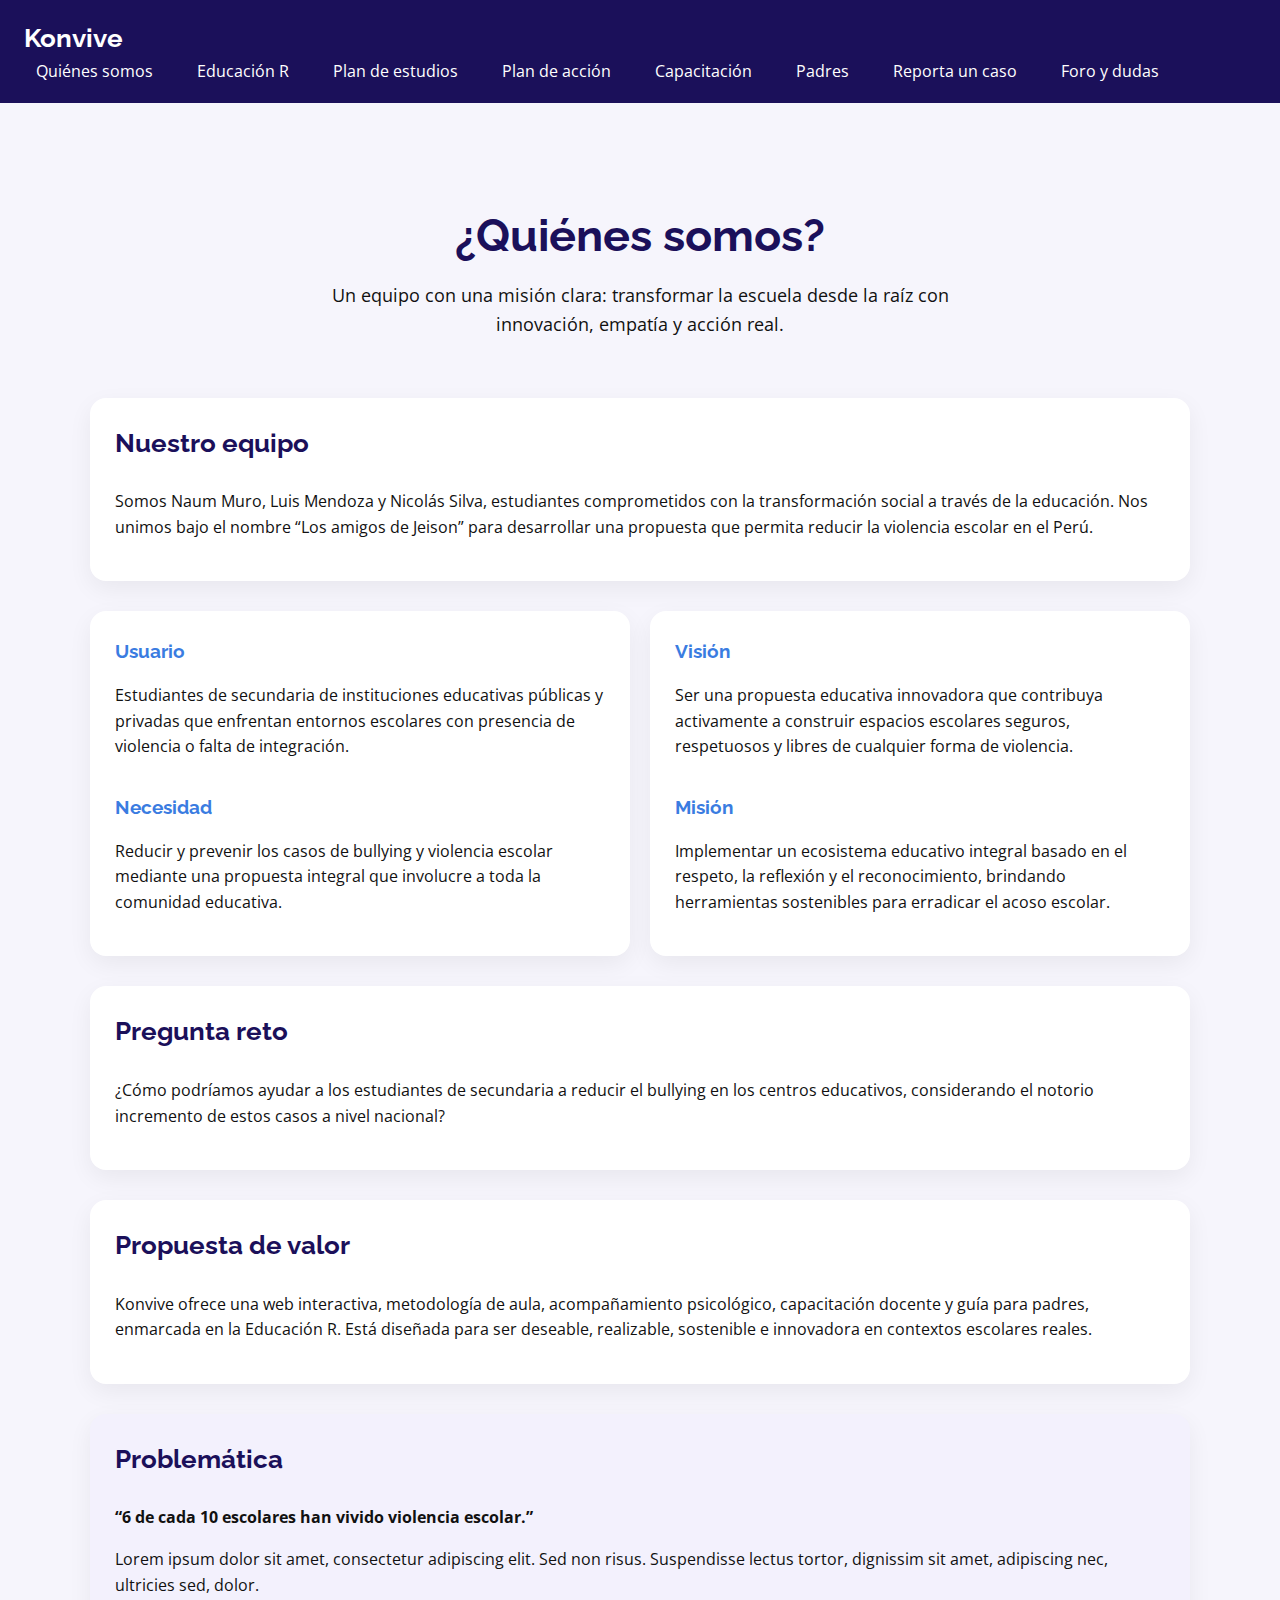
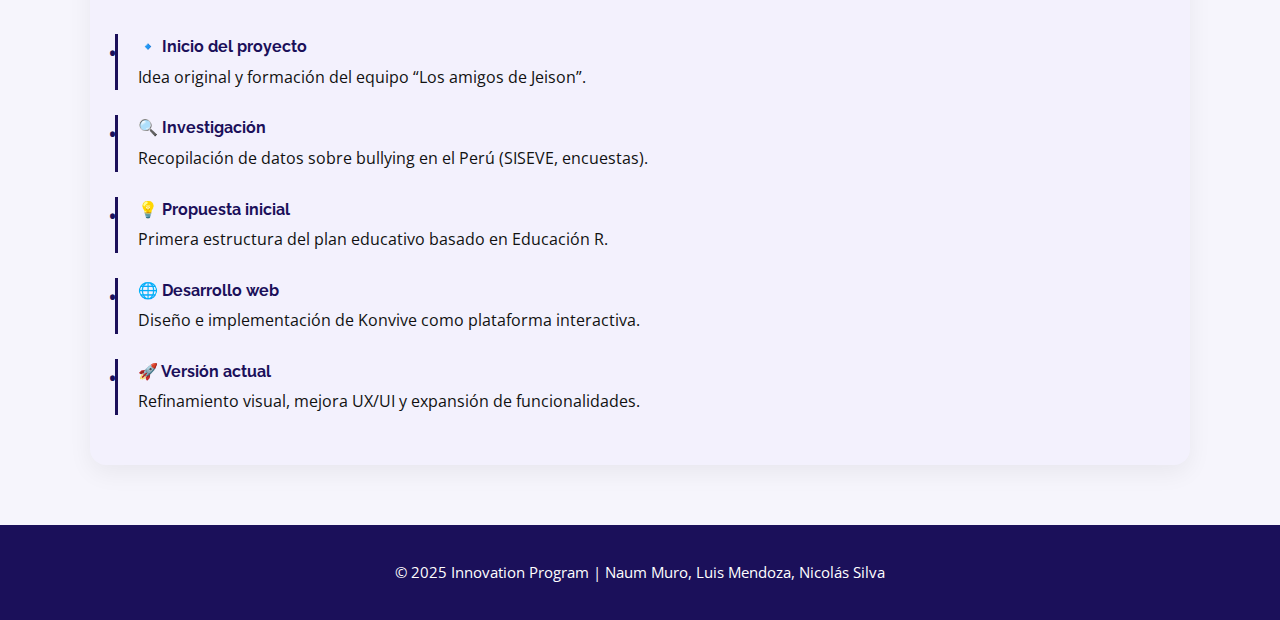
<file: quienes-somos.html>
<!DOCTYPE html>
<html lang="es">
<head>
  <meta charset="UTF-8" />
  <meta name="viewport" content="width=device-width, initial-scale=1.0" />
  <title>Quiénes somos | Konvive</title>
  <link href="https://fonts.googleapis.com/css2?family=Raleway:wght@600;700&family=Open+Sans&display=swap" rel="stylesheet">
  <style>
    :root {
      --principal: #1b105a;
      --blanco: #ffffff;
      --gris-claro: #f6f5fc;
      --azul-acento: #3a7ce1;
      --texto: #111;
      --hover: #2a1e8c;
    }

    body {
      margin: 0;
      font-family: 'Open Sans', sans-serif;
      background-color: var(--gris-claro);
      color: var(--texto);
      line-height: 1.6;
    }

    /* HEADER */
    header {
      background-color: var(--principal);
      color: white;
      padding: 18px 24px;
      display: flex;
      justify-content: space-between;
      align-items: center;
      flex-wrap: wrap;
    }

    .logo {
      font-size: 1.6rem;
      font-family: 'Raleway', sans-serif;
      font-weight: bold;
    }

    .menu-icon {
      display: none;
      font-size: 28px;
      cursor: pointer;
    }

    nav {
      position: relative;
    }

    nav ul {
      list-style: none;
      display: flex;
      gap: 20px;
      padding: 0;
      margin: 0;
      flex-wrap: wrap;
    }

    nav li a {
      color: white;
      text-decoration: none;
      padding: 8px 12px;
      border-radius: 6px;
      transition: background 0.3s ease;
      font-size: 1rem;
    }

    nav li a:hover {
      background-color: var(--hover);
    }

    @media (max-width: 768px) {
      .menu-icon {
        display: block;
      }

      nav ul {
        display: none;
        flex-direction: column;
        position: absolute;
        top: 60px;
        right: 0;
        background-color: var(--principal);
        width: 100vw;
        padding: 20px;
        z-index: 100;
      }

      nav ul.show {
        display: flex;
      }
    }

    /* HERO */
    .hero {
      text-align: center;
      padding: 60px 20px 30px;
    }

    .hero h2 {
      font-size: 2.8rem;
      margin-bottom: 10px;
      color: var(--principal);
      font-family: 'Raleway', sans-serif;
    }

    .hero p {
      font-size: 1.1rem;
      max-width: 700px;
      margin: 0 auto;
    }

    /* MAIN */
    main {
      max-width: 1100px;
      margin: auto;
      padding: 30px 20px;
    }

    .section {
      background-color: var(--blanco);
      border-radius: 16px;
      padding: 25px;
      margin-bottom: 30px;
      box-shadow: 0 8px 24px rgba(0, 0, 0, 0.06);
      transition: transform 0.3s ease, box-shadow 0.3s ease;
    }

    .section:hover {
      transform: translateY(-3px);
      box-shadow: 0 12px 30px rgba(0, 0, 0, 0.1);
    }

    .section h3 {
      color: var(--principal);
      margin-top: 0;
      font-size: 1.6rem;
      font-family: 'Raleway', sans-serif;
    }

    .grid-2col {
      display: flex;
      flex-wrap: wrap;
      gap: 20px;
    }

    .col {
      flex: 1;
      min-width: 280px;
    }

    .combined-card {
      display: flex;
      flex-direction: column;
      gap: 16px;
    }

    .combined-card .part h4 {
      color: var(--azul-acento);
      margin: 0 0 5px;
      font-size: 1.2rem;
      font-weight: 700;
      font-family: 'Raleway', sans-serif;
    }

    .timeline {
      padding-top: 20px;
    }

    .timeline-step {
      margin-bottom: 25px;
      padding-left: 20px;
      border-left: 3px solid var(--principal);
      position: relative;
    }

    .timeline-step::before {
      content: "•";
      position: absolute;
      left: -10px;
      top: 0;
      color: var(--principal);
      font-size: 1.5rem;
    }

    .timeline-step h4 {
      margin: 0;
      color: var(--principal);
      font-family: 'Raleway', sans-serif;
    }

    .timeline-step p {
      margin: 5px 0 0;
    }

    footer {
      background-color: var(--principal);
      color: white;
      text-align: center;
      padding: 20px;
      font-size: 0.95rem;
    }
  </style>
</head>
<body>

  <!-- HEADER -->
  <header>
    <div class="logo">Konvive</div>
    <div class="menu-icon" onclick="toggleMenu()">☰</div>
    <nav>
      <ul id="menu">
        <li><a href="quienes-somos.html">Quiénes somos</a></li>
        <li><a href="educacion-r.html">Educación R</a></li>
        <li><a href="plan-estudios.html">Plan de estudios</a></li>
        <li><a href="plan-accion.html">Plan de acción</a></li>
        <li><a href="capacitacion.html">Capacitación</a></li>
        <li><a href="padres.html">Padres</a></li>
        <li><a href="reporta-caso.html">Reporta un caso</a></li>
        <li><a href="foro.html">Foro y dudas</a></li>
      </ul>
    </nav>
  </header>

  <!-- HERO -->
  <section class="hero">
    <h2>¿Quiénes somos?</h2>
    <p>Un equipo con una misión clara: transformar la escuela desde la raíz con innovación, empatía y acción real.</p>
  </section>

  <main>
    <!-- EQUIPO -->
    <div class="section">
      <h3> Nuestro equipo</h3>
      <p>Somos Naum Muro, Luis Mendoza y Nicolás Silva, estudiantes comprometidos con la transformación social a través de la educación. Nos unimos bajo el nombre “Los amigos de Jeison” para desarrollar una propuesta que permita reducir la violencia escolar en el Perú.</p>
    </div>

    <!-- COMBINADAS -->
    <div class="grid-2col">
      <div class="col section combined-card">
        <div class="part">
          <h4> Usuario</h4>
          <p>Estudiantes de secundaria de instituciones educativas públicas y privadas que enfrentan entornos escolares con presencia de violencia o falta de integración.</p>
        </div>
        <div class="part">
          <h4> Necesidad</h4>
          <p>Reducir y prevenir los casos de bullying y violencia escolar mediante una propuesta integral que involucre a toda la comunidad educativa.</p>
        </div>
      </div>

      <div class="col section combined-card">
        <div class="part">
          <h4> Visión</h4>
          <p>Ser una propuesta educativa innovadora que contribuya activamente a construir espacios escolares seguros, respetuosos y libres de cualquier forma de violencia.</p>
        </div>
        <div class="part">
          <h4> Misión</h4>
          <p>Implementar un ecosistema educativo integral basado en el respeto, la reflexión y el reconocimiento, brindando herramientas sostenibles para erradicar el acoso escolar.</p>
        </div>
      </div>
    </div>

    <!-- PREGUNTA RETO -->
    <div class="section">
      <h3> Pregunta reto</h3>
      <p>¿Cómo podríamos ayudar a los estudiantes de secundaria a reducir el bullying en los centros educativos, considerando el notorio incremento de estos casos a nivel nacional?</p>
    </div>

    <!-- PROPUESTA DE VALOR -->
    <div class="section">
      <h3> Propuesta de valor</h3>
      <p>Konvive ofrece una web interactiva, metodología de aula, acompañamiento psicológico, capacitación docente y guía para padres, enmarcada en la Educación R. Está diseñada para ser deseable, realizable, sostenible e innovadora en contextos escolares reales.</p>
    </div>

    <!-- PROBLEMÁTICA + TIMELINE -->
    <div class="section" style="background-color: #f3f1fd;">
      <h3> Problemática</h3>
      <p><strong>“6 de cada 10 escolares han vivido violencia escolar.”</strong></p>
      <p>Lorem ipsum dolor sit amet, consectetur adipiscing elit. Sed non risus. Suspendisse lectus tortor, dignissim sit amet, adipiscing nec, ultricies sed, dolor.</p>

      <div class="timeline">
        <div class="timeline-step">
          <h4>🔹 Inicio del proyecto</h4>
          <p>Idea original y formación del equipo “Los amigos de Jeison”.</p>
        </div>
        <div class="timeline-step">
          <h4>🔍 Investigación</h4>
          <p>Recopilación de datos sobre bullying en el Perú (SISEVE, encuestas).</p>
        </div>
        <div class="timeline-step">
          <h4>💡 Propuesta inicial</h4>
          <p>Primera estructura del plan educativo basado en Educación R.</p>
        </div>
        <div class="timeline-step">
          <h4>🌐 Desarrollo web</h4>
          <p>Diseño e implementación de Konvive como plataforma interactiva.</p>
        </div>
        <div class="timeline-step">
          <h4>🚀 Versión actual</h4>
          <p>Refinamiento visual, mejora UX/UI y expansión de funcionalidades.</p>
        </div>
      </div>
    </div>
  </main>

  <footer>
    <p>© 2025 Innovation Program | Naum Muro, Luis Mendoza, Nicolás Silva</p>
  </footer>

  <script>
    function toggleMenu() {
      document.getElementById("menu").classList.toggle("show");
    }
  </script>

</body>
</html>
</file>
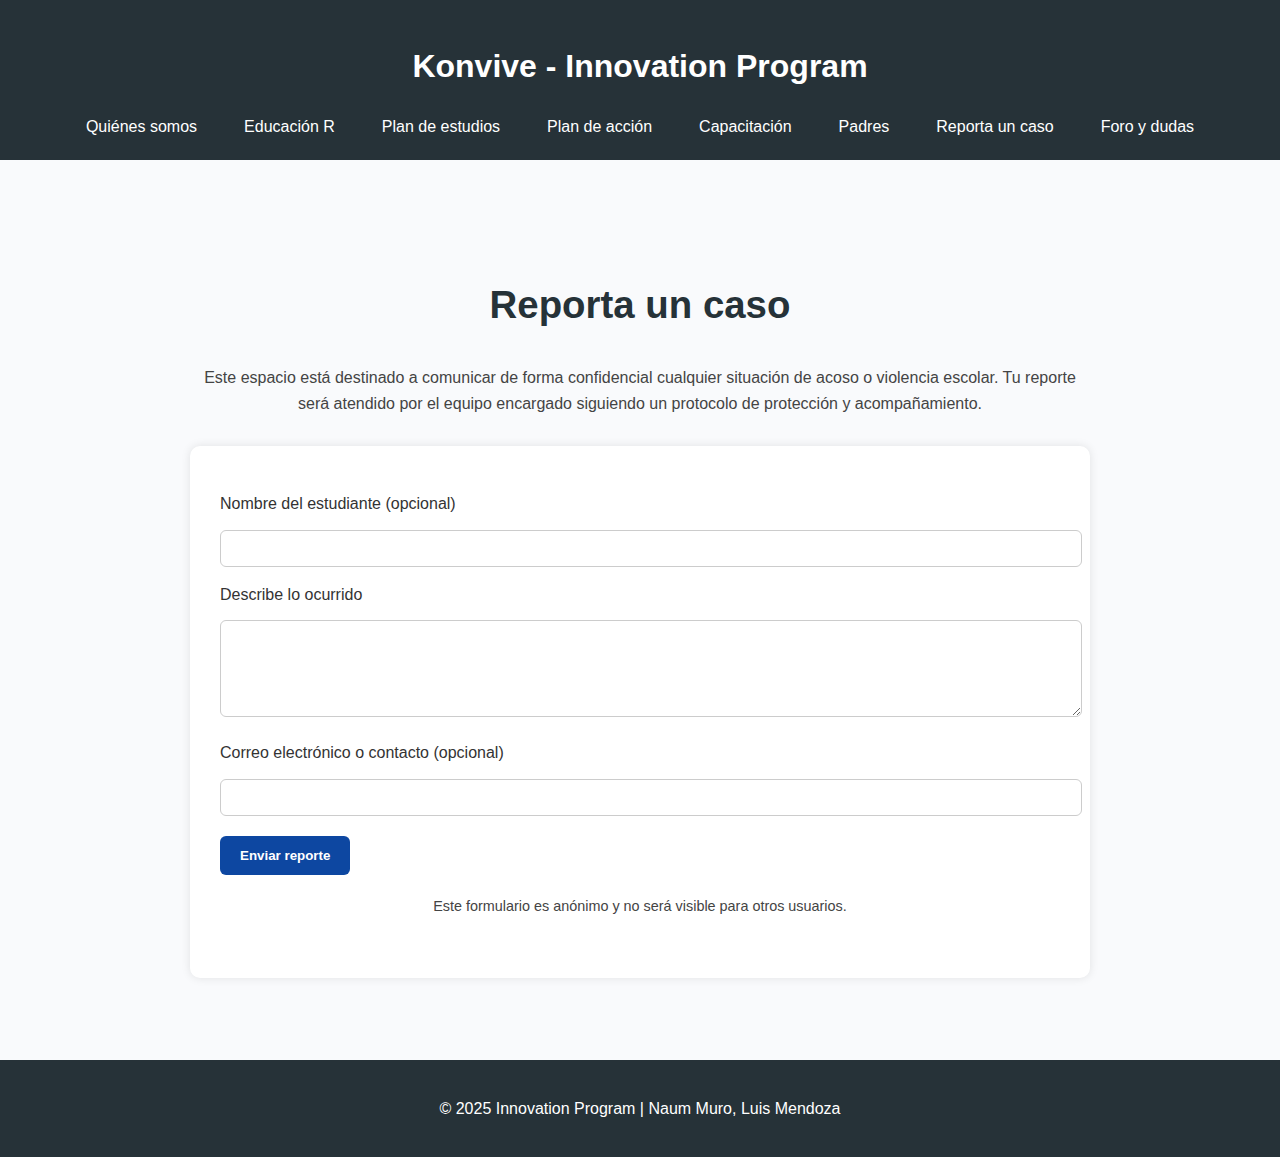
<file: reporta-caso.html>
<!DOCTYPE html>
<html lang="es">
<head>
  <meta charset="UTF-8" />
  <meta name="viewport" content="width=device-width, initial-scale=1.0" />
  <title>Reporta un caso | Konvive</title>
  <link rel="stylesheet" href="style.css" />
  <style>
    body {
      font-family: 'Segoe UI', sans-serif;
      margin: 0;
      background-color: #f9fafc;
    }

    header, footer {
      background-color: #263238;
      color: white;
      text-align: center;
      padding: 20px 0;
    }

    nav ul {
      list-style: none;
      display: flex;
      flex-wrap: wrap;
      justify-content: center;
      gap: 15px;
      padding: 0;
      margin: 0;
    }

    nav li a {
      color: white;
      text-decoration: none;
      padding: 10px 16px;
      border-radius: 6px;
      transition: background 0.3s;
    }

    nav li a:hover {
      background-color: #455a64;
    }

    .contenedor-reporte {
      padding: 50px 20px;
      max-width: 900px;
      margin: auto;
    }

    .contenedor-reporte h2 {
      text-align: center;
      font-size: 2.4rem;
      margin-bottom: 30px;
      color: #263238;
    }

    .contenedor-reporte p {
      color: #444;
      line-height: 1.6;
      text-align: center;
      margin-bottom: 30px;
    }

    form {
      background-color: #fff;
      padding: 30px;
      border-radius: 10px;
      box-shadow: 0 0 10px rgba(0,0,0,0.1);
    }

    label {
      display: block;
      margin: 15px 0 5px;
      color: #333;
    }

    input, textarea {
      width: 100%;
      padding: 10px;
      border-radius: 6px;
      border: 1px solid #ccc;
    }

    button {
      margin-top: 20px;
      padding: 12px 20px;
      background-color: #0d47a1;
      color: white;
      border: none;
      border-radius: 6px;
      font-weight: bold;
      cursor: pointer;
      transition: background 0.3s;
    }

    button:hover {
      background-color: #1565c0;
    }

    .nota {
      text-align: center;
      font-size: 0.9rem;
      color: #777;
      margin-top: 20px;
    }
  </style>
</head>
<body>
  <header>
    <nav>
      <h1>Konvive - Innovation Program</h1>
      <ul>
        <li><a href="quienes-somos.html">Quiénes somos</a></li>
        <li><a href="educacion-r.html">Educación R</a></li>
        <li><a href="plan-estudios.html">Plan de estudios</a></li>
        <li><a href="plan-accion.html">Plan de acción</a></li>
        <li><a href="capacitacion.html">Capacitación</a></li>
        <li><a href="padres.html">Padres</a></li>
        <li><a href="reporta-caso.html">Reporta un caso</a></li>
        <li><a href="foro.html">Foro y dudas</a></li>
      </ul>
    </nav>
  </header>

  <main>
    <section class="contenedor-reporte">
      <h2>Reporta un caso</h2>
      <p>Este espacio está destinado a comunicar de forma confidencial cualquier situación de acoso o violencia escolar. Tu reporte será atendido por el equipo encargado siguiendo un protocolo de protección y acompañamiento.</p>

      <form onsubmit="guardarCaso(event)">
        <label for="nombre">Nombre del estudiante (opcional)</label>
        <input type="text" id="nombre" name="nombre" />

        <label for="detalle">Describe lo ocurrido</label>
        <textarea id="detalle" name="detalle" rows="5" required></textarea>

        <label for="contacto">Correo electrónico o contacto (opcional)</label>
        <input type="email" id="contacto" name="contacto" />

        <button type="submit">Enviar reporte</button>
        <p class="nota">Este formulario es anónimo y no será visible para otros usuarios.</p>
      </form>
    </section>
  </main>

  <footer>
    <p>© 2025 Innovation Program | Naum Muro, Luis Mendoza</p>
  </footer>

  <script>
    function guardarCaso(e) {
      e.preventDefault();
      const nombre = document.getElementById("nombre").value;
      const detalle = document.getElementById("detalle").value;
      const contacto = document.getElementById("contacto").value;

      const reporte = {
        nombre,
        detalle,
        contacto,
        fecha: new Date().toLocaleString()
      };

      let reportes = JSON.parse(localStorage.getItem("reportesKonvive")) || [];
      reportes.push(reporte);
      localStorage.setItem("reportesKonvive", JSON.stringify(reportes));
      alert("Gracias por tu reporte. Será evaluado por el equipo responsable.");
      document.querySelector("form").reset();
    }
  </script>
</body>
</html>
</file>
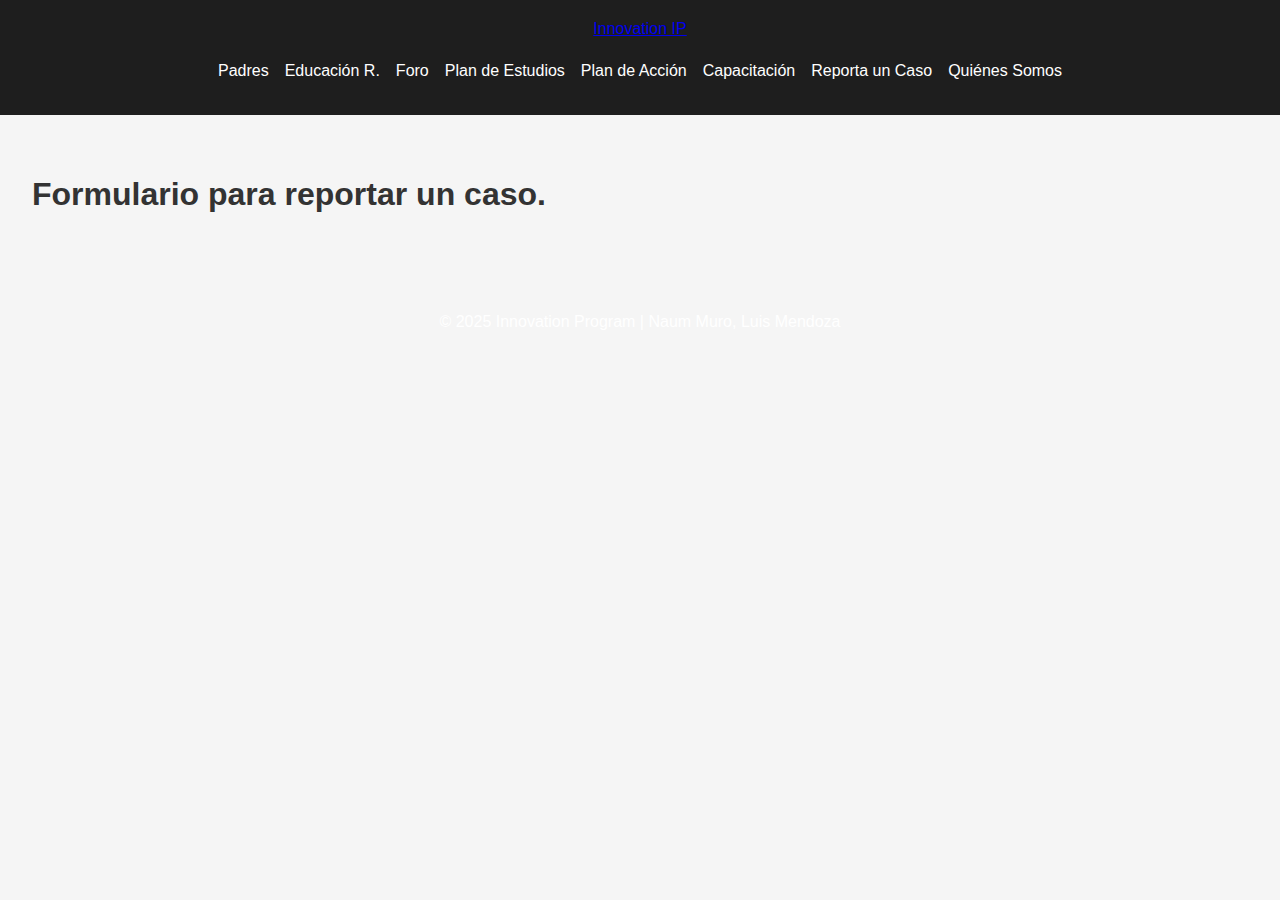
<file: reporta.html>
<!DOCTYPE html>
<html lang="es">
<head>
  <meta charset="UTF-8" />
  <meta name="viewport" content="width=device-width, initial-scale=1.0" />
  <title>Reporta</title>
  <link rel="stylesheet" href="style.css" />
</head>
<body>
  <header>
    <nav class="navbar">
      <a href="index.html" class="nav-logo">Innovation IP</a>
      <ul class="nav-links">
        <li><a href="padres.html">Padres</a></li>
        <li><a href="educacion.html">Educación R.</a></li>
        <li><a href="foro.html">Foro</a></li>
        <li><a href="plan-estudios.html">Plan de Estudios</a></li>
        <li><a href="plan-accion.html">Plan de Acción</a></li>
        <li><a href="capacitacion.html">Capacitación</a></li>
        <li><a href="reporta.html">Reporta un Caso</a></li>
        <li><a href="quienes-somos.html">Quiénes Somos</a></li>
      </ul>
    </nav>
  </header>
  <main>
    <section class="content">
<h1>Formulario para reportar un caso.</h1>
    </section>
  </main>
  <footer style="text-align:center; padding: 20px; background-color: #f5f5f5;">
  <p>© 2025 Innovation Program | Naum Muro, Luis Mendoza</p>
</footer>
</body>
</html>
</file>
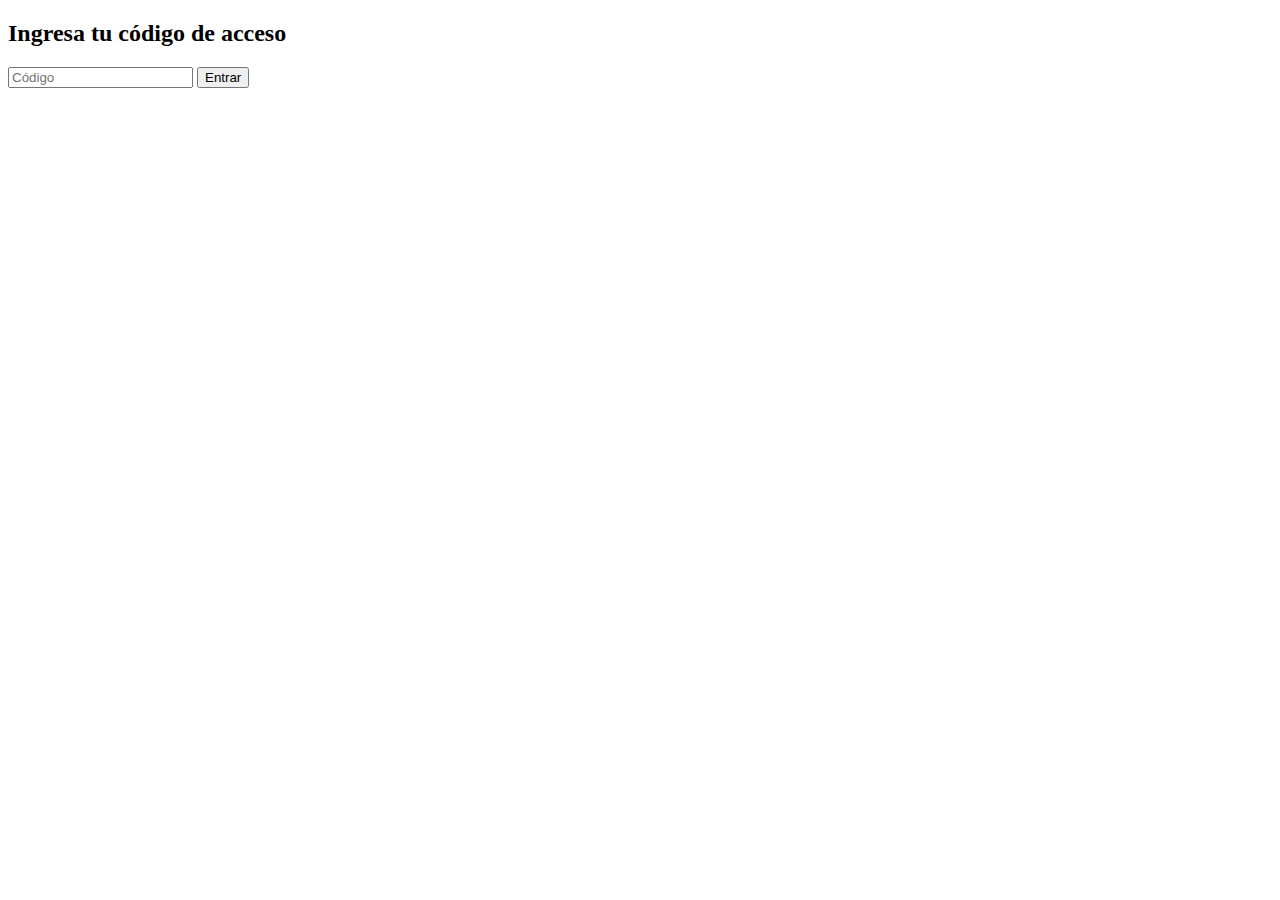
<file: zona-secreta.html>
<!DOCTYPE html>
<html lang="es">
<head>
  <meta charset="UTF-8">
  <title>Zona Secreta</title>
</head>
<body>
  <h1>Bienvenido a la zona secreta 🔒</h1>
  <p>Este contenido está protegido.</p>

  <script src="proteccion.js"></script>
</body>
</html>
</file>
<file: style.css>
body { font-family: sans-serif; background: #f5f5f5; color: #333; line-height: 1.6; margin: 0; }
header, footer { background: #1e1e1e; color: white; padding: 1rem; text-align: center; }
nav ul { list-style: none; display: flex; justify-content: center; gap: 1rem; padding: 0; }
nav ul li a { color: white; text-decoration: none; }
main { padding: 2rem; }
.card { background: white; padding: 1rem; border-radius: 8px; box-shadow: 0 0 10px #ccc; max-width: 600px; margin: auto; }
input, textarea { width: 100%; padding: 0.5rem; margin-top: 0.5rem; border: 1px solid #ccc; border-radius: 4px; }
button { margin-top: 0.5rem; padding: 0.5rem 1rem; background: #1e1e1e; color: white; border: none; border-radius: 4px; cursor: pointer; }
</file>
